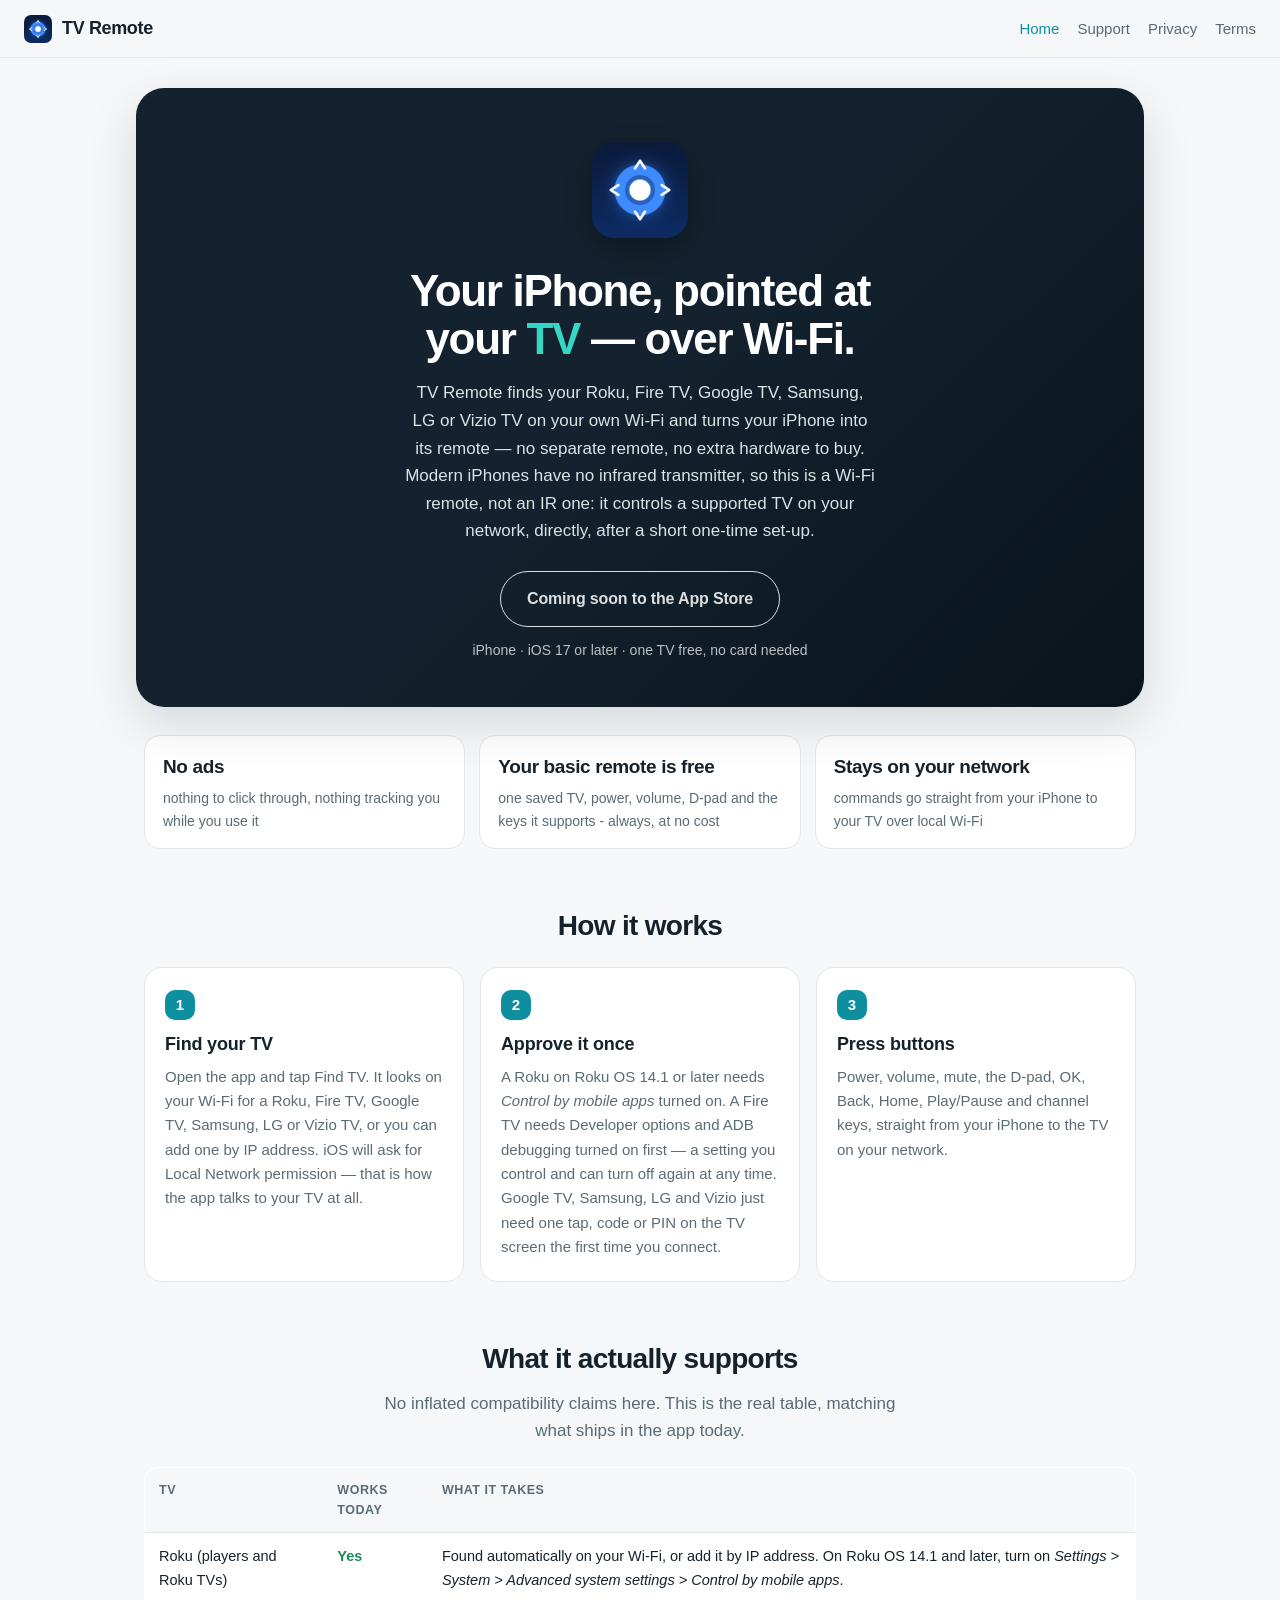
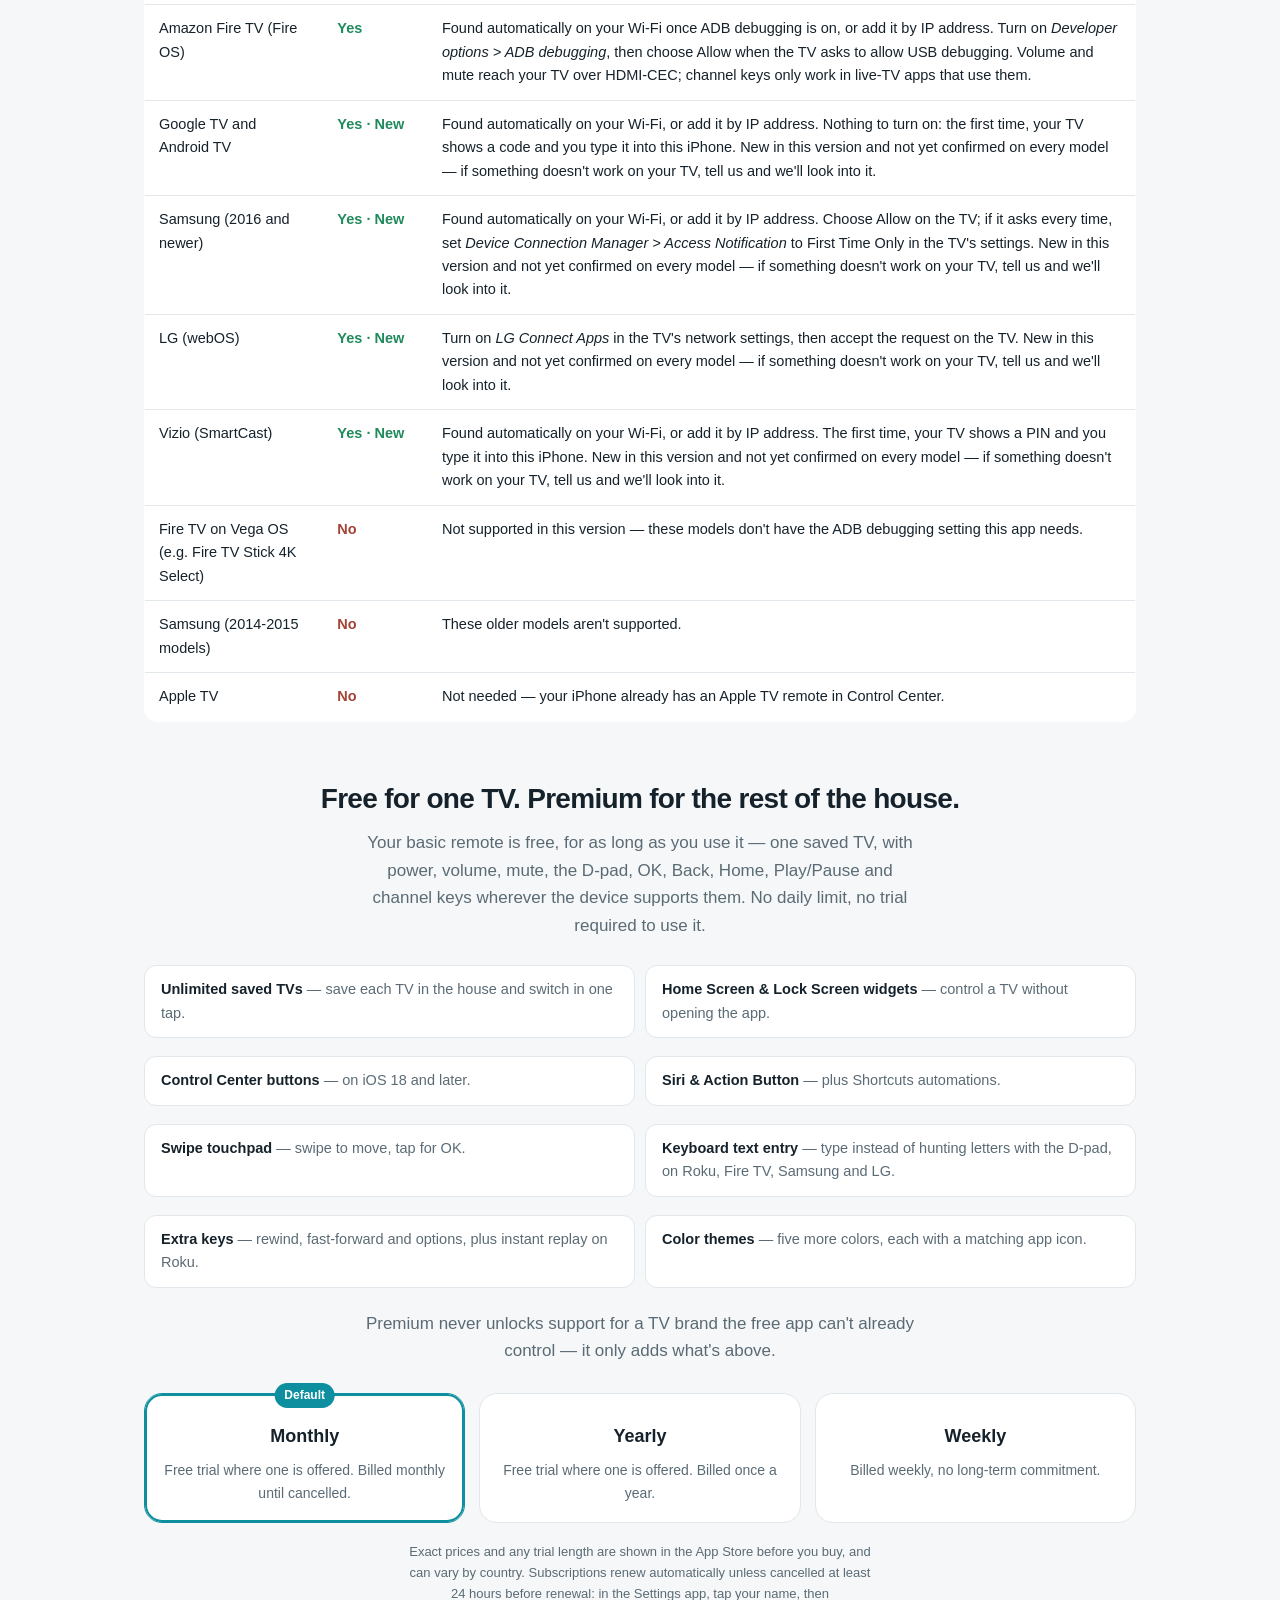
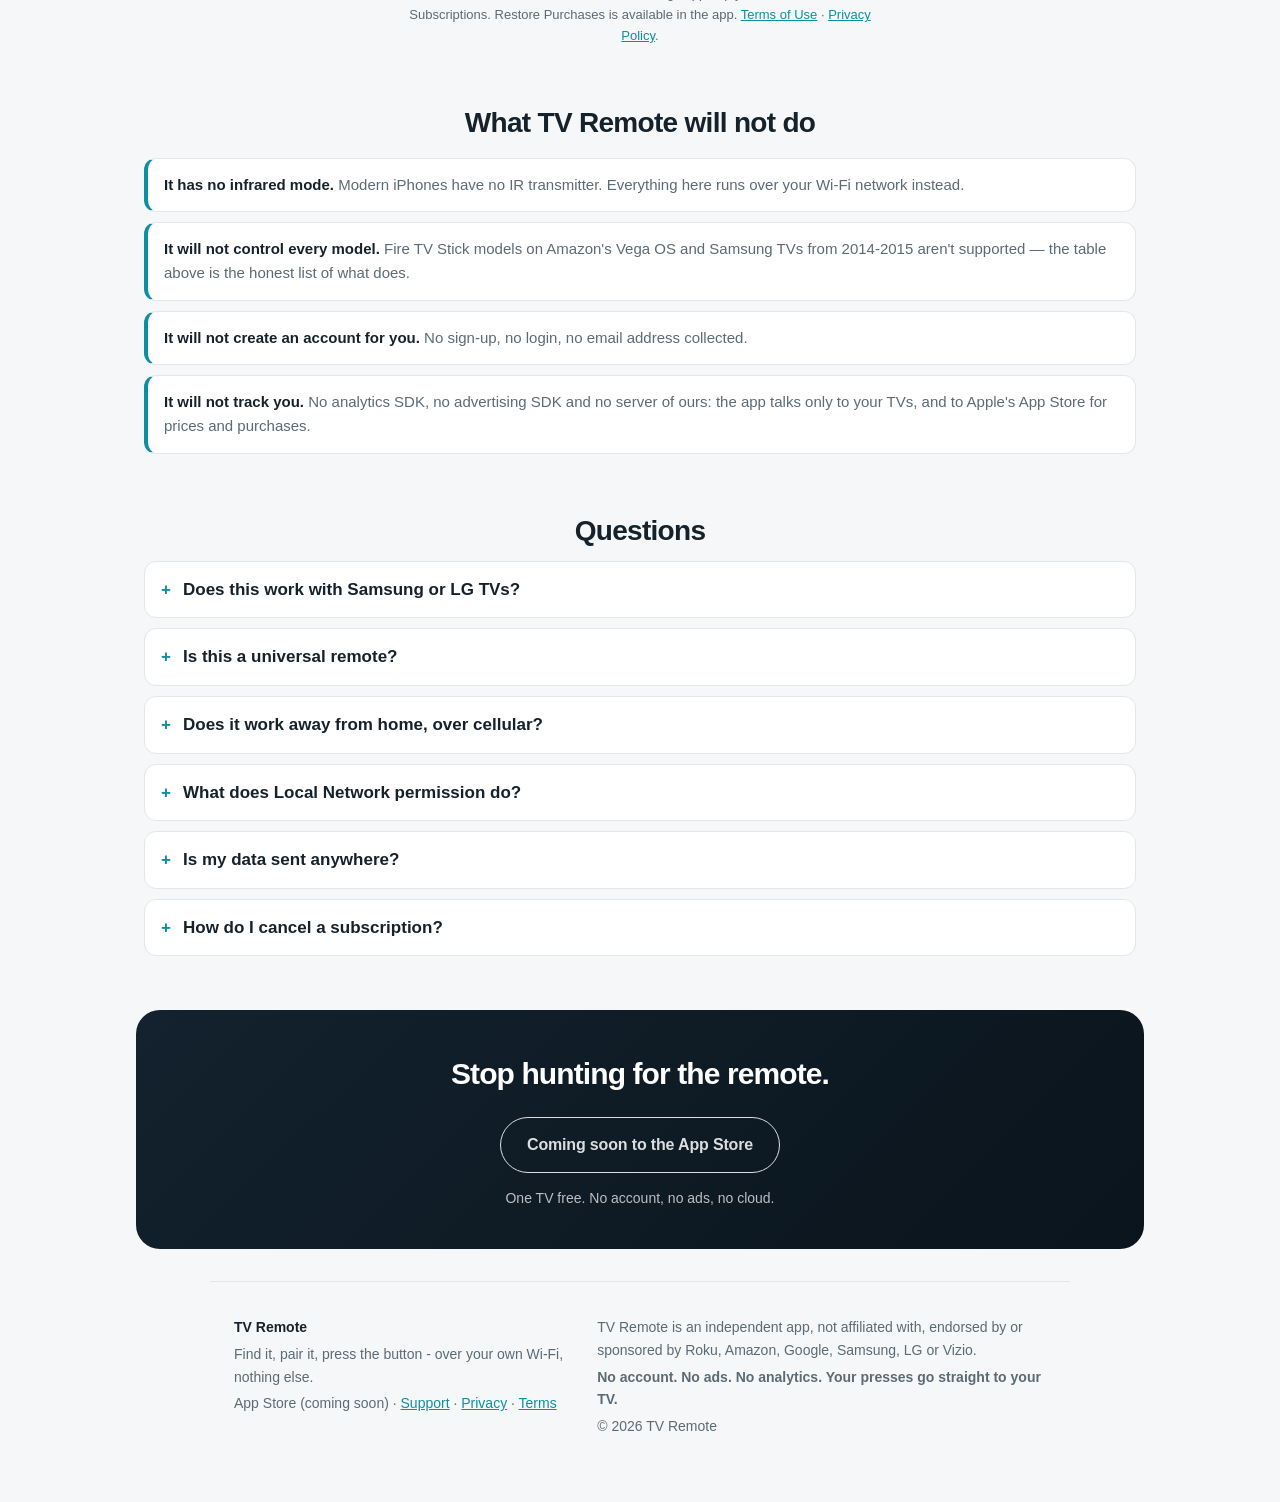
<file: index.html>
<!DOCTYPE html>
<html lang="en">
<head>
<meta charset="utf-8">
<meta name="viewport" content="width=device-width, initial-scale=1">
<title>TV Remote — the Wi-Fi remote for Roku, Fire TV &amp; more</title>
<meta name="description" content="TV Remote turns your iPhone into a remote for a Roku, Fire TV, Google TV, Samsung, LG or Vizio TV over your own Wi-Fi. No ads, no account, no cloud. One TV free; Premium adds unlimited TVs, widgets and more.">
<!-- Smart App Banner. Uncomment and fill app-id the day the App Store record
     exists; a banner pointing at a non-existent id renders as a dead bar.
<meta name="apple-itunes-app" content="app-id=APP_ID"> -->
<link rel="canonical" href="https://www.gettvremote.com/">
<link rel="stylesheet" href="style.css">
<link rel="icon" href="img/icon.png">
<link rel="apple-touch-icon" href="img/icon.png">
<meta name="color-scheme" content="light dark">
<meta name="theme-color" content="#13222E">
<meta property="og:type" content="website">
<meta property="og:site_name" content="TV Remote">
<meta property="og:title" content="TV Remote — the Wi-Fi remote for Roku, Fire TV &amp; more">
<meta property="og:description" content="TV Remote turns your iPhone into a remote for a Roku, Fire TV, Google TV, Samsung, LG or Vizio TV over your own Wi-Fi. No ads, no account, no cloud. One TV free; Premium adds unlimited TVs, widgets and more.">
<meta property="og:url" content="https://www.gettvremote.com/">
<meta property="og:image" content="https://www.gettvremote.com/img/icon.png">
<meta name="twitter:card" content="summary_large_image">
</head>
<body>
<header class="bar">
  <a class="wordmark" href="index.html"><img src="img/icon.png" alt="" width="28" height="28">TV Remote</a>
  <nav><a href="index.html" aria-current="page">Home</a><a href="support.html">Support</a><a href="privacy.html">Privacy</a><a href="terms.html">Terms</a></nav>
</header>
<main class="wide">

<section class="hero">
  <img class="appicon" src="img/icon.png" alt="TV Remote app icon" width="96" height="96">
  <h1>Your iPhone, pointed at<br>your <em>TV</em> &mdash; over Wi-Fi.</h1>
  <p class="lede">TV Remote finds your Roku, Fire TV, Google TV, Samsung, LG
  or Vizio TV on your own Wi-Fi and turns your iPhone into its remote
  &mdash; no separate remote, no extra hardware to buy. Modern iPhones have
  no infrared transmitter, so this is a Wi-Fi remote, not an IR one: it
  controls a supported TV on your network, directly, after a short one-time
  set-up.</p>
  <p class="cta">
    <span class="btn btn-soon" aria-disabled="true">Coming soon to the App Store</span>
    <span class="cta-note">iPhone &middot; iOS 17 or later &middot; one TV free, no card needed</span>
  </p>
</section>

<section class="proof">
  <div class="stat"><strong>No ads</strong><span>nothing to click through, nothing tracking you while you use it</span></div>
  <div class="stat"><strong>Your basic remote is free</strong><span>one saved TV, power, volume, D-pad and the keys it supports - always, at no cost</span></div>
  <div class="stat"><strong>Stays on your network</strong><span>commands go straight from your iPhone to your TV over local Wi-Fi</span></div>
</section>

<section class="steps" id="how">
  <h2 class="section-title">How it works</h2>
  <div class="stepgrid">
    <div>
      <span class="num">1</span>
      <h3>Find your TV</h3>
      <p>Open the app and tap Find TV. It looks on your Wi-Fi for a Roku,
      Fire TV, Google TV, Samsung, LG or Vizio TV, or you can add one by IP
      address. iOS will ask for Local Network permission &mdash; that is how
      the app talks to your TV at all.</p>
    </div>
    <div>
      <span class="num">2</span>
      <h3>Approve it once</h3>
      <p>A Roku on Roku OS 14.1 or later needs <em>Control by mobile apps</em>
      turned on. A Fire TV needs Developer options and ADB
      debugging turned on first &mdash; a setting you control and can turn
      off again at any time. Google TV, Samsung, LG and Vizio just need one
      tap, code or PIN on the TV screen the first time you connect.</p>
    </div>
    <div>
      <span class="num">3</span>
      <h3>Press buttons</h3>
      <p>Power, volume, mute, the D-pad, OK, Back, Home, Play/Pause and
      channel keys, straight from your iPhone to the TV on your network.</p>
    </div>
  </div>
</section>

<section class="honest" id="devices">
  <h2 class="section-title">What it actually supports</h2>
  <p class="section-lede">No inflated compatibility claims here. This is the
  real table, matching what ships in the app today.</p>
  
<table class="devices">
<thead><tr><th>TV</th><th>Works today</th><th>What it takes</th></tr></thead>
<tbody>
<tr><td>Roku (players and Roku TVs)</td><td class="yes">Yes</td><td>Found automatically on your Wi-Fi, or add it by IP address. On Roku OS 14.1 and later, turn on <em>Settings &gt; System &gt; Advanced system settings &gt; Control by mobile apps</em>.</td></tr>
<tr><td>Amazon Fire TV (Fire OS)</td><td class="yes">Yes</td><td>Found automatically on your Wi-Fi once ADB debugging is on, or add it by IP address. Turn on <em>Developer options &gt; ADB debugging</em>, then choose Allow when the TV asks to allow USB debugging. Volume and mute reach your TV over HDMI-CEC; channel keys only work in live-TV apps that use them.</td></tr>
<tr><td>Google TV and Android TV</td><td class="yes">Yes &middot; New</td><td>Found automatically on your Wi-Fi, or add it by IP address. Nothing to turn on: the first time, your TV shows a code and you type it into this iPhone. New in this version and not yet confirmed on every model &mdash; if something doesn't work on your TV, tell us and we'll look into it.</td></tr>
<tr><td>Samsung (2016 and newer)</td><td class="yes">Yes &middot; New</td><td>Found automatically on your Wi-Fi, or add it by IP address. Choose Allow on the TV; if it asks every time, set <em>Device Connection Manager &gt; Access Notification</em> to First Time Only in the TV's settings. New in this version and not yet confirmed on every model &mdash; if something doesn't work on your TV, tell us and we'll look into it.</td></tr>
<tr><td>LG (webOS)</td><td class="yes">Yes &middot; New</td><td>Turn on <em>LG Connect Apps</em> in the TV's network settings, then accept the request on the TV. New in this version and not yet confirmed on every model &mdash; if something doesn't work on your TV, tell us and we'll look into it.</td></tr>
<tr><td>Vizio (SmartCast)</td><td class="yes">Yes &middot; New</td><td>Found automatically on your Wi-Fi, or add it by IP address. The first time, your TV shows a PIN and you type it into this iPhone. New in this version and not yet confirmed on every model &mdash; if something doesn't work on your TV, tell us and we'll look into it.</td></tr>
<tr><td>Fire TV on Vega OS (e.g. Fire TV Stick 4K Select)</td><td class="no">No</td><td>Not supported in this version &mdash; these models don't have the ADB debugging setting this app needs.</td></tr>
<tr><td>Samsung (2014-2015 models)</td><td class="no">No</td><td>These older models aren't supported.</td></tr>
<tr><td>Apple TV</td><td class="no">No</td><td>Not needed &mdash; your iPhone already has an Apple TV remote in Control Center.</td></tr>
</tbody>
</table>

</section>

<section class="pricing" id="pricing">
  <h2 class="section-title">Free for one TV. Premium for the rest of the house.</h2>
  <p class="section-lede">Your basic remote is free, for as long as you use
  it &mdash; one saved TV, with power, volume, mute, the D-pad, OK, Back,
  Home, Play/Pause and channel keys wherever the device supports them. No
  daily limit, no trial required to use it.</p>
  <ul class="premium-list">
    <li><strong>Unlimited saved TVs</strong> &mdash; save each TV in the house and switch in one tap.</li>
    <li><strong>Home Screen &amp; Lock Screen widgets</strong> &mdash; control a TV without opening the app.</li>
    <li><strong>Control Center buttons</strong> &mdash; on iOS 18 and later.</li>
    <li><strong>Siri &amp; Action Button</strong> &mdash; plus Shortcuts automations.</li>
    <li><strong>Swipe touchpad</strong> &mdash; swipe to move, tap for OK.</li>
    <li><strong>Keyboard text entry</strong> &mdash; type instead of hunting letters with the D-pad, on Roku, Fire TV, Samsung and LG.</li>
    <li><strong>Extra keys</strong> &mdash; rewind, fast-forward and options, plus instant replay on Roku.</li>
    <li><strong>Color themes</strong> &mdash; five more colors, each with a matching app icon.</li>
  </ul>
  <p class="section-lede">Premium never unlocks support for a TV brand the
  free app can't already control &mdash; it only adds what's above.</p>
  <div class="plans">
    <div class="plan featured">
      <p class="tag">Default</p>
      <h3>Monthly</h3>
      <p>Free trial where one is offered. Billed monthly until cancelled.</p>
    </div>
    <div class="plan">
      <h3>Yearly</h3>
      <p>Free trial where one is offered. Billed once a year.</p>
    </div>
    <div class="plan">
      <h3>Weekly</h3>
      <p>Billed weekly, no long-term commitment.</p>
    </div>
  </div>
  <p class="fineprint">Exact prices and any trial length are shown in the App
  Store before you buy, and can vary by country. Subscriptions renew
  automatically unless cancelled at least 24 hours before renewal: in the
  Settings app, tap your name, then Subscriptions. Restore Purchases is
  available in the app. <a href="terms.html">Terms of Use</a> &middot;
  <a href="privacy.html">Privacy Policy</a>.</p>
</section>

<section class="honest">
  <h2 class="section-title">What TV Remote will not do</h2>
  <ul>
    <li><strong>It has no infrared mode.</strong> Modern iPhones have no IR
    transmitter. Everything here runs over your Wi-Fi network instead.</li>
    <li><strong>It will not control every model.</strong> Fire TV Stick
    models on Amazon's Vega OS and Samsung TVs from 2014-2015 aren't
    supported &mdash; the table above is the honest list of what does.</li>
    <li><strong>It will not create an account for you.</strong> No sign-up,
    no login, no email address collected.</li>
    <li><strong>It will not track you.</strong> No analytics SDK, no
    advertising SDK and no server of ours: the app talks only to your TVs,
    and to Apple's App Store for prices and purchases.</li>
  </ul>
</section>

<section class="faq" id="faq">
  <h2 class="section-title">Questions</h2>
  <details>
    <summary>Does this work with Samsung or LG TVs?</summary>
    <p>Yes &mdash; new in this version. TV Remote now supports Samsung (2016
    and newer) and LG (webOS), alongside Google TV, Android TV and Vizio.
    They're new and not yet confirmed on every model; if something doesn't
    work on your TV, tell us and we'll look into it.</p>
  </details>
  <details>
    <summary>Is this a universal remote?</summary>
    <p>No. Modern iPhones don't have an infrared transmitter, so there's no
    IR signal for it to send. TV Remote controls a supported TV over your
    Wi-Fi network instead.</p>
  </details>
  <details>
    <summary>Does it work away from home, over cellular?</summary>
    <p>No. Your iPhone and your TV both need to be on the same local Wi-Fi
    network. There is no remote-access or cellular mode.</p>
  </details>
  <details>
    <summary>What does Local Network permission do?</summary>
    <p>It's the iOS permission that lets the app look for and talk to devices
    on your Wi-Fi &mdash; the only thing it's used for is finding and
    controlling your TV. See <a href="support.html">Support</a> for how to
    check or change it.</p>
  </details>
  <details>
    <summary>Is my data sent anywhere?</summary>
    <p>Nothing goes to us. The app talks to your TVs over your Wi-Fi, and to
    Apple's App Store for prices and purchases; there's no account, no
    analytics SDK and no server of ours. Saved TVs and settings stay on your
    iPhone; pairing keys and TV tokens are kept in the iPhone's Keychain.
    Tokens go only to your TV's address on your own Wi-Fi, and private keys
    never leave the iPhone. See the
    <a href="privacy.html">Privacy Policy</a>.</p>
  </details>
  <details>
    <summary>How do I cancel a subscription?</summary>
    <p>In the iPhone Settings app: tap your name, then Subscriptions.
    Cancelling stops any future charge. Refunds are handled by Apple under
    their policies.</p>
  </details>
</section>

<section class="cta-band">
  <h2>Stop hunting for the remote.</h2>
  <p><span class="btn btn-soon" aria-disabled="true">Coming soon to the App Store</span></p>
  <p class="cta-note">One TV free. No account, no ads, no cloud.</p>
</section>

</main>
<footer>
  <div class="footgrid">
    <div>
      <p class="wordmark-foot">TV Remote</p>
      <p>Find it, pair it, press the button - over your own Wi-Fi, nothing else.</p>
      <p>App Store (coming soon) &middot; <a href="support.html">Support</a> &middot; <a href="privacy.html">Privacy</a> &middot; <a href="terms.html">Terms</a></p>
    </div>
    <div>
      <p>TV Remote is an independent app, not affiliated with, endorsed by or sponsored by Roku, Amazon, Google, Samsung, LG or Vizio.</p>
      <p class="disclaimer">No account. No ads. No analytics. Your presses go straight to your TV.</p>
      <p>&copy; 2026 TV Remote</p>
    </div>
  </div>
</footer>
</body>
</html>
</file>
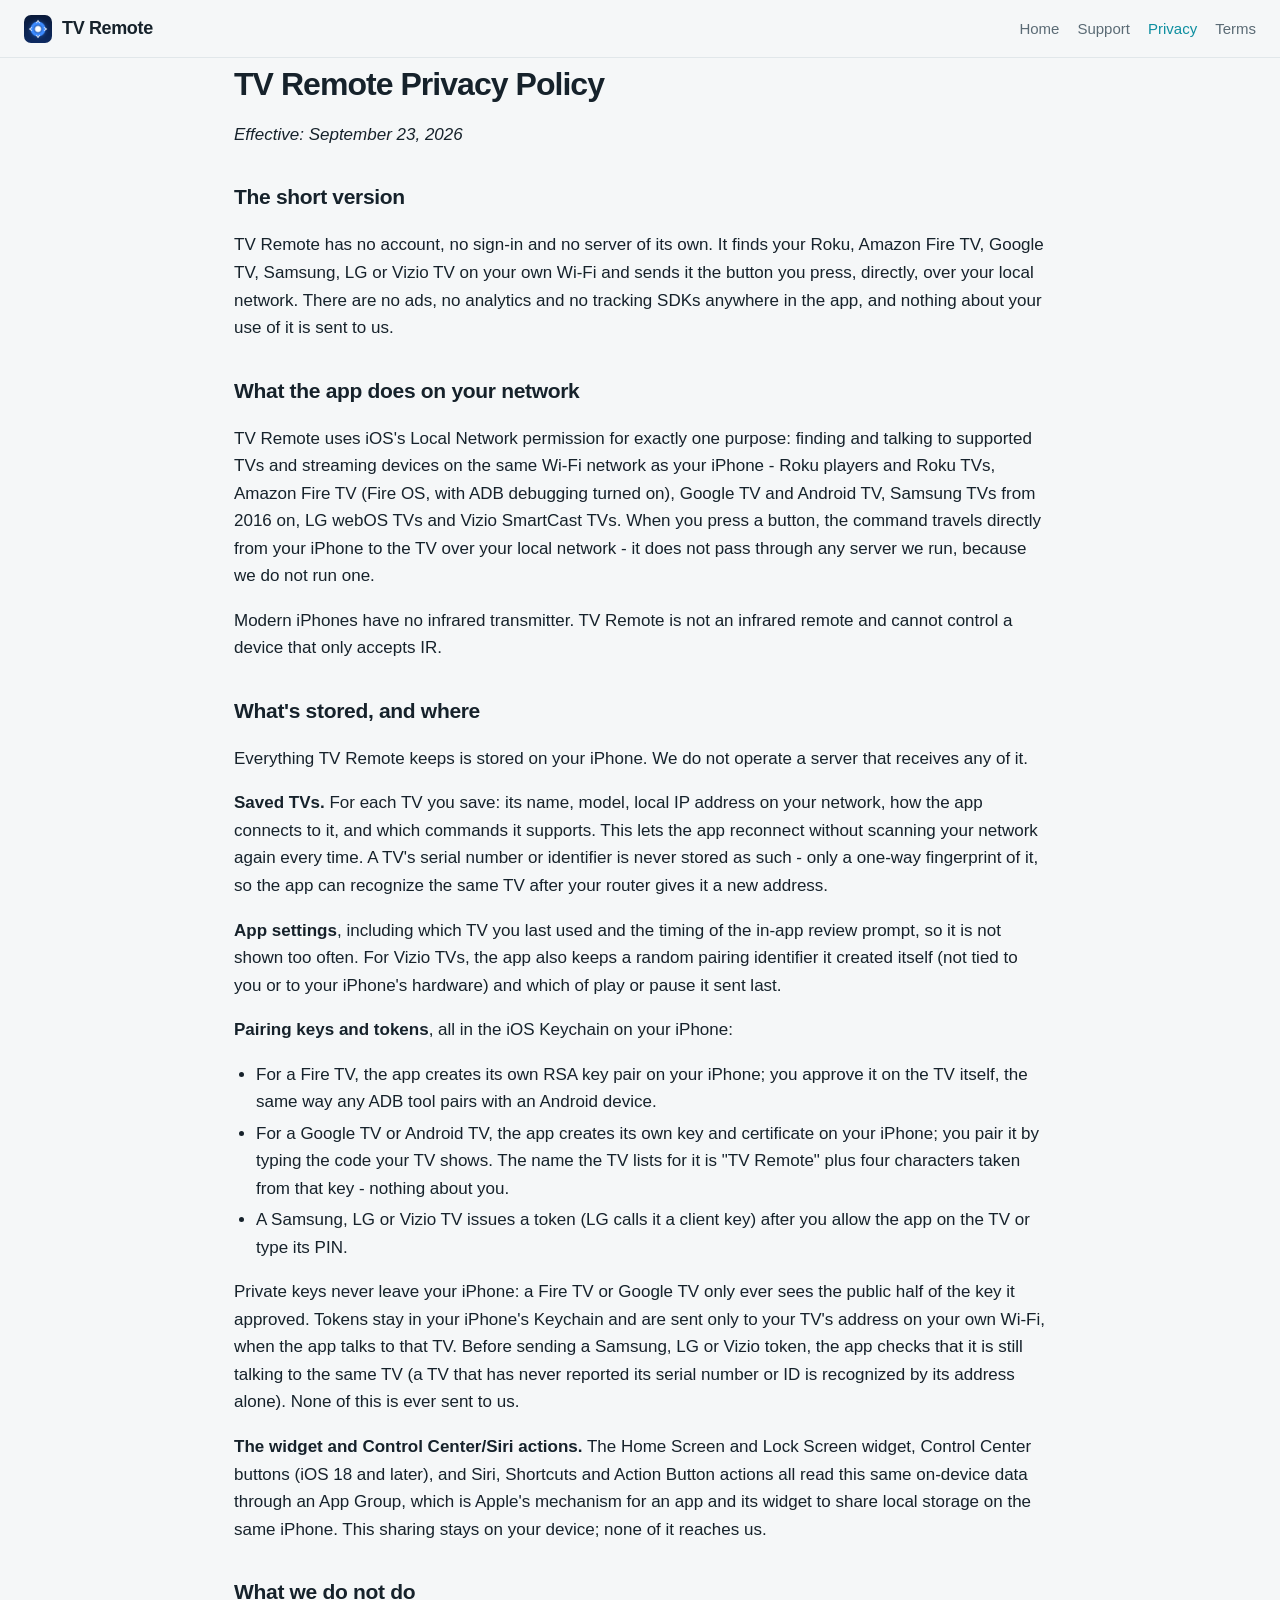
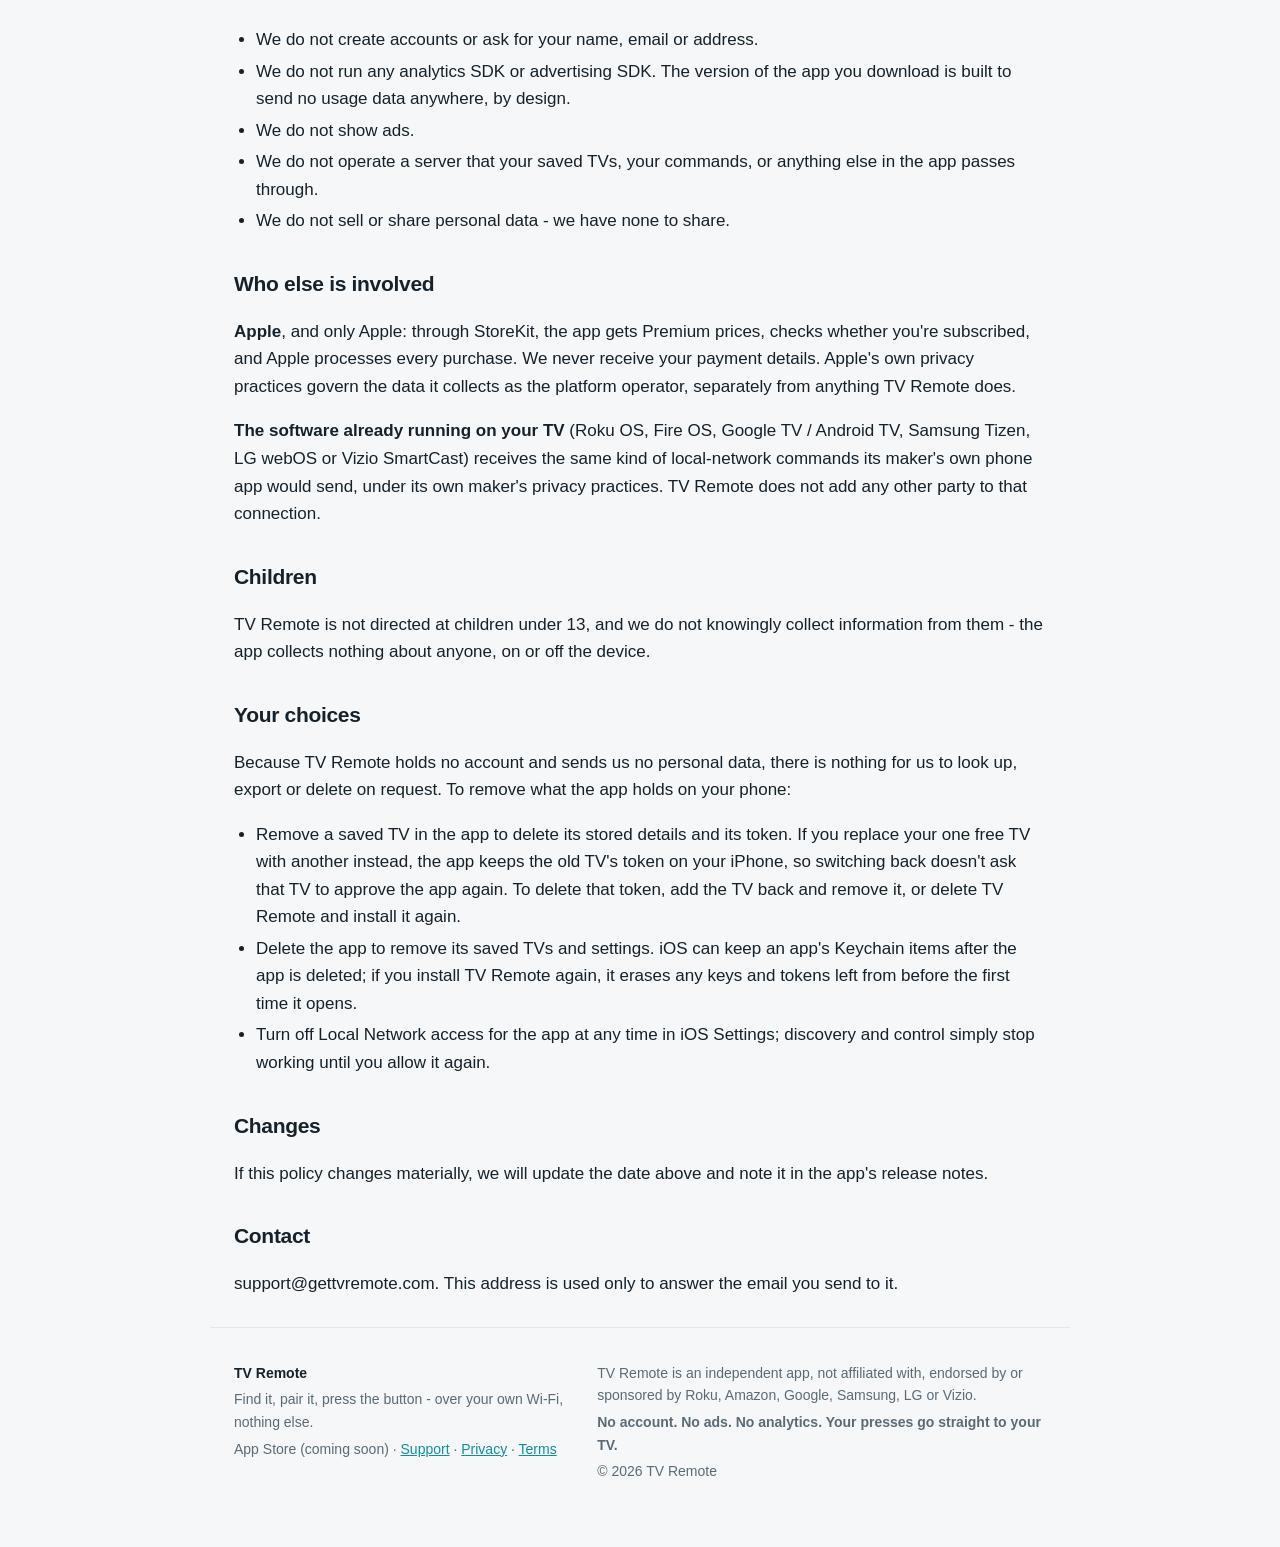
<file: privacy.html>
<!DOCTYPE html>
<html lang="en">
<head>
<meta charset="utf-8">
<meta name="viewport" content="width=device-width, initial-scale=1">
<title>Privacy Policy · TV Remote</title>
<meta name="description" content="TV Remote has no account, no ads and no analytics. Saved TVs and settings stay on your iPhone; pairing keys and TV tokens are kept in the iPhone&#x27;s Keychain. Tokens go only to your TV&#x27;s address on your own Wi-Fi, and private keys never leave the iPhone.">
<!-- Smart App Banner. Uncomment and fill app-id the day the App Store record
     exists; a banner pointing at a non-existent id renders as a dead bar.
<meta name="apple-itunes-app" content="app-id=APP_ID"> -->
<link rel="canonical" href="https://www.gettvremote.com/privacy.html">
<link rel="stylesheet" href="style.css">
<link rel="icon" href="img/icon.png">
<link rel="apple-touch-icon" href="img/icon.png">
<meta name="color-scheme" content="light dark">
<meta name="theme-color" content="#13222E">
<meta property="og:type" content="website">
<meta property="og:site_name" content="TV Remote">
<meta property="og:title" content="Privacy Policy · TV Remote">
<meta property="og:description" content="TV Remote has no account, no ads and no analytics. Saved TVs and settings stay on your iPhone; pairing keys and TV tokens are kept in the iPhone&#x27;s Keychain. Tokens go only to your TV&#x27;s address on your own Wi-Fi, and private keys never leave the iPhone.">
<meta property="og:url" content="https://www.gettvremote.com/privacy.html">
<meta property="og:image" content="https://www.gettvremote.com/img/icon.png">
<meta name="twitter:card" content="summary_large_image">
</head>
<body>
<header class="bar">
  <a class="wordmark" href="index.html"><img src="img/icon.png" alt="" width="28" height="28">TV Remote</a>
  <nav><a href="index.html">Home</a><a href="support.html">Support</a><a href="privacy.html" aria-current="page">Privacy</a><a href="terms.html">Terms</a></nav>
</header>
<main>
<h1>TV Remote Privacy Policy</h1>
<p><em>Effective: September 23, 2026</em></p>
<h2>The short version</h2>
<p>TV Remote has no account, no sign-in and no server of its own. It finds your Roku, Amazon Fire TV, Google TV, Samsung, LG or Vizio TV on your own Wi-Fi and sends it the button you press, directly, over your local network. There are no ads, no analytics and no tracking SDKs anywhere in the app, and nothing about your use of it is sent to us.</p>
<h2>What the app does on your network</h2>
<p>TV Remote uses iOS&#x27;s Local Network permission for exactly one purpose: finding and talking to supported TVs and streaming devices on the same Wi-Fi network as your iPhone - Roku players and Roku TVs, Amazon Fire TV (Fire OS, with ADB debugging turned on), Google TV and Android TV, Samsung TVs from 2016 on, LG webOS TVs and Vizio SmartCast TVs. When you press a button, the command travels directly from your iPhone to the TV over your local network - it does not pass through any server we run, because we do not run one.</p>
<p>Modern iPhones have no infrared transmitter. TV Remote is not an infrared remote and cannot control a device that only accepts IR.</p>
<h2>What&#x27;s stored, and where</h2>
<p>Everything TV Remote keeps is stored on your iPhone. We do not operate a server that receives any of it.</p>
<p><strong>Saved TVs.</strong> For each TV you save: its name, model, local IP address on your network, how the app connects to it, and which commands it supports. This lets the app reconnect without scanning your network again every time. A TV&#x27;s serial number or identifier is never stored as such - only a one-way fingerprint of it, so the app can recognize the same TV after your router gives it a new address.</p>
<p><strong>App settings</strong>, including which TV you last used and the timing of the in-app review prompt, so it is not shown too often. For Vizio TVs, the app also keeps a random pairing identifier it created itself (not tied to you or to your iPhone&#x27;s hardware) and which of play or pause it sent last.</p>
<p><strong>Pairing keys and tokens</strong>, all in the iOS Keychain on your iPhone:</p>
<ul>
<li>For a Fire TV, the app creates its own RSA key pair on your iPhone; you approve it on the TV itself, the same way any ADB tool pairs with an Android device.</li>
<li>For a Google TV or Android TV, the app creates its own key and certificate on your iPhone; you pair it by typing the code your TV shows. The name the TV lists for it is &quot;TV Remote&quot; plus four characters taken from that key - nothing about you.</li>
<li>A Samsung, LG or Vizio TV issues a token (LG calls it a client key) after you allow the app on the TV or type its PIN.</li>
</ul>
<p>Private keys never leave your iPhone: a Fire TV or Google TV only ever sees the public half of the key it approved. Tokens stay in your iPhone&#x27;s Keychain and are sent only to your TV&#x27;s address on your own Wi-Fi, when the app talks to that TV. Before sending a Samsung, LG or Vizio token, the app checks that it is still talking to the same TV (a TV that has never reported its serial number or ID is recognized by its address alone). None of this is ever sent to us.</p>
<p><strong>The widget and Control Center/Siri actions.</strong> The Home Screen and Lock Screen widget, Control Center buttons (iOS 18 and later), and Siri, Shortcuts and Action Button actions all read this same on-device data through an App Group, which is Apple&#x27;s mechanism for an app and its widget to share local storage on the same iPhone. This sharing stays on your device; none of it reaches us.</p>
<h2>What we do not do</h2>
<ul>
<li>We do not create accounts or ask for your name, email or address.</li>
<li>We do not run any analytics SDK or advertising SDK. The version of the app you download is built to send no usage data anywhere, by design.</li>
<li>We do not show ads.</li>
<li>We do not operate a server that your saved TVs, your commands, or anything else in the app passes through.</li>
<li>We do not sell or share personal data - we have none to share.</li>
</ul>
<h2>Who else is involved</h2>
<p><strong>Apple</strong>, and only Apple: through StoreKit, the app gets Premium prices, checks whether you&#x27;re subscribed, and Apple processes every purchase. We never receive your payment details. Apple&#x27;s own privacy practices govern the data it collects as the platform operator, separately from anything TV Remote does.</p>
<p><strong>The software already running on your TV</strong> (Roku OS, Fire OS, Google TV / Android TV, Samsung Tizen, LG webOS or Vizio SmartCast) receives the same kind of local-network commands its maker&#x27;s own phone app would send, under its own maker&#x27;s privacy practices. TV Remote does not add any other party to that connection.</p>
<h2>Children</h2>
<p>TV Remote is not directed at children under 13, and we do not knowingly collect information from them - the app collects nothing about anyone, on or off the device.</p>
<h2>Your choices</h2>
<p>Because TV Remote holds no account and sends us no personal data, there is nothing for us to look up, export or delete on request. To remove what the app holds on your phone:</p>
<ul>
<li>Remove a saved TV in the app to delete its stored details and its token. If you replace your one free TV with another instead, the app keeps the old TV&#x27;s token on your iPhone, so switching back doesn&#x27;t ask that TV to approve the app again. To delete that token, add the TV back and remove it, or delete TV Remote and install it again.</li>
<li>Delete the app to remove its saved TVs and settings. iOS can keep an app&#x27;s Keychain items after the app is deleted; if you install TV Remote again, it erases any keys and tokens left from before the first time it opens.</li>
<li>Turn off Local Network access for the app at any time in iOS Settings; discovery and control simply stop working until you allow it again.</li>
</ul>
<h2>Changes</h2>
<p>If this policy changes materially, we will update the date above and note it in the app&#x27;s release notes.</p>
<h2>Contact</h2>
<p>support@gettvremote.com. This address is used only to answer the email you send to it.</p>
</main>
<footer>
  <div class="footgrid">
    <div>
      <p class="wordmark-foot">TV Remote</p>
      <p>Find it, pair it, press the button - over your own Wi-Fi, nothing else.</p>
      <p>App Store (coming soon) &middot; <a href="support.html">Support</a> &middot; <a href="privacy.html">Privacy</a> &middot; <a href="terms.html">Terms</a></p>
    </div>
    <div>
      <p>TV Remote is an independent app, not affiliated with, endorsed by or sponsored by Roku, Amazon, Google, Samsung, LG or Vizio.</p>
      <p class="disclaimer">No account. No ads. No analytics. Your presses go straight to your TV.</p>
      <p>&copy; 2026 TV Remote</p>
    </div>
  </div>
</footer>
</body>
</html>
</file>
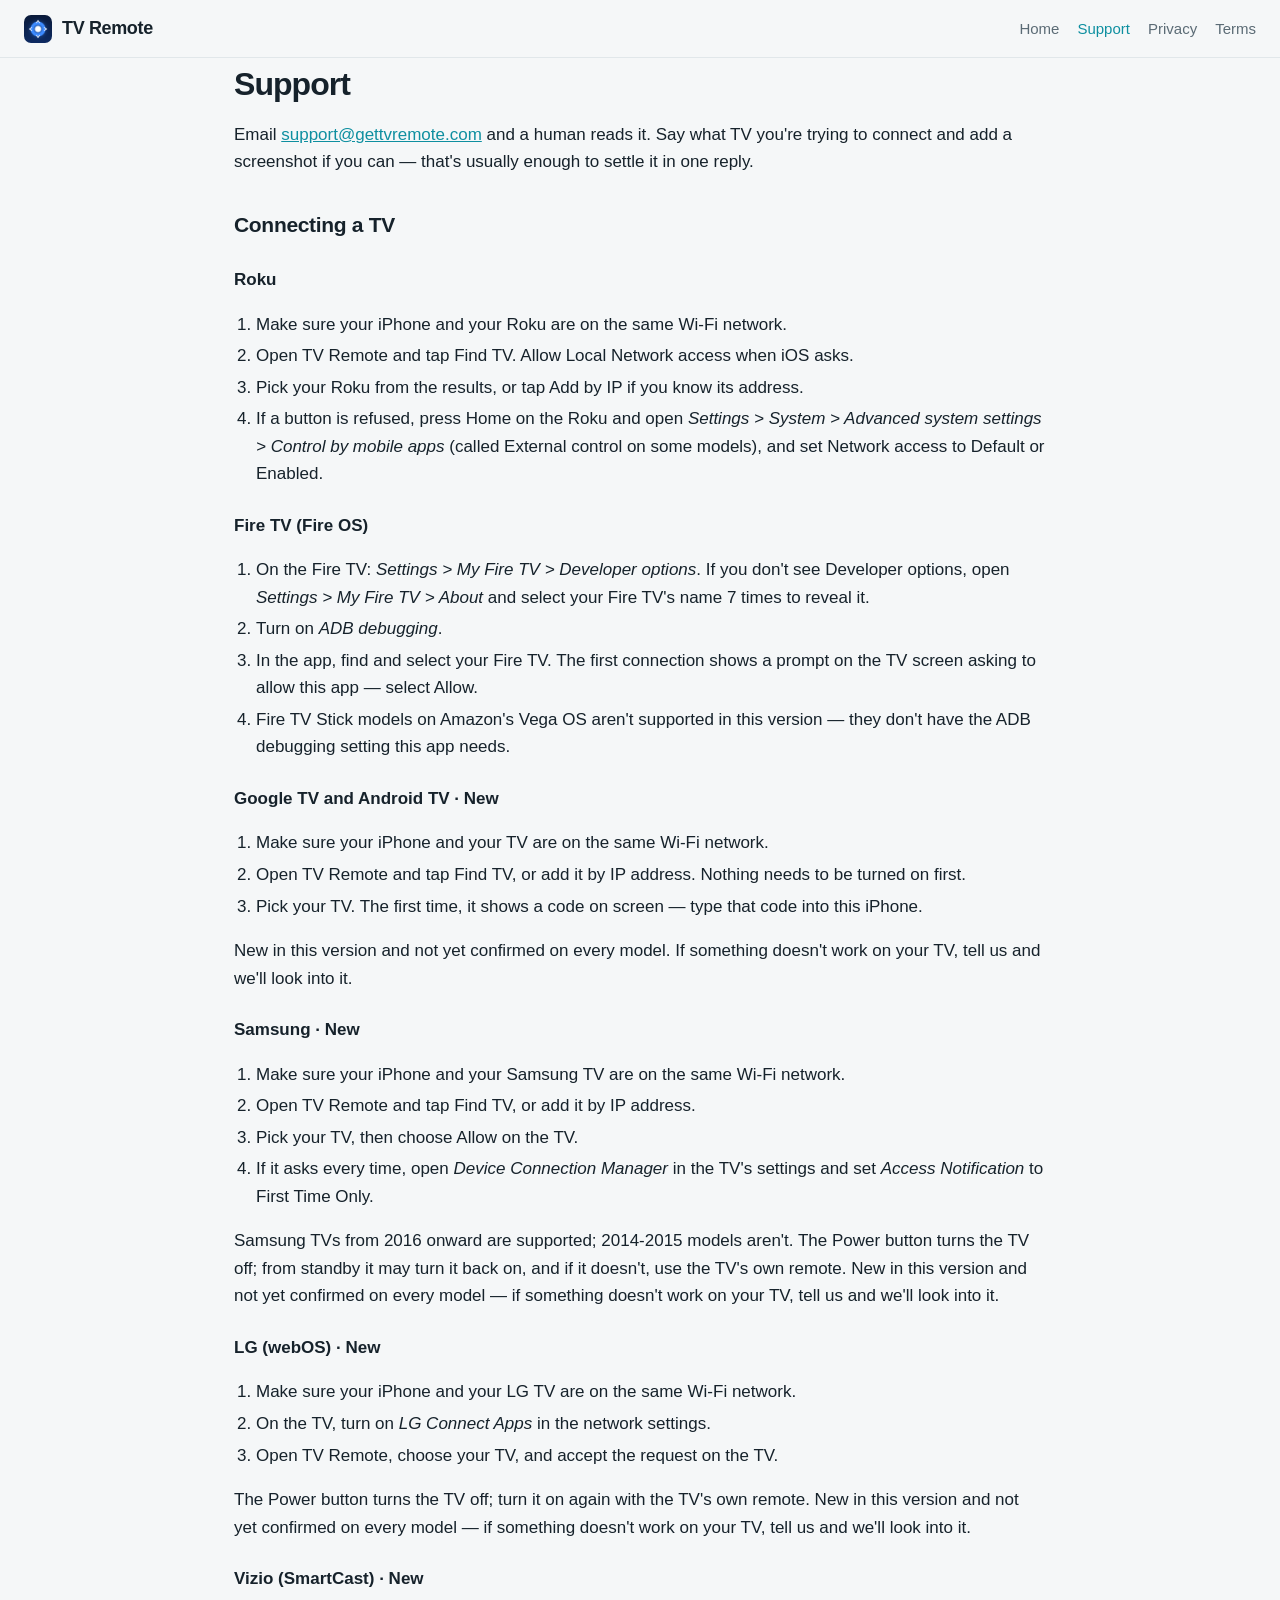
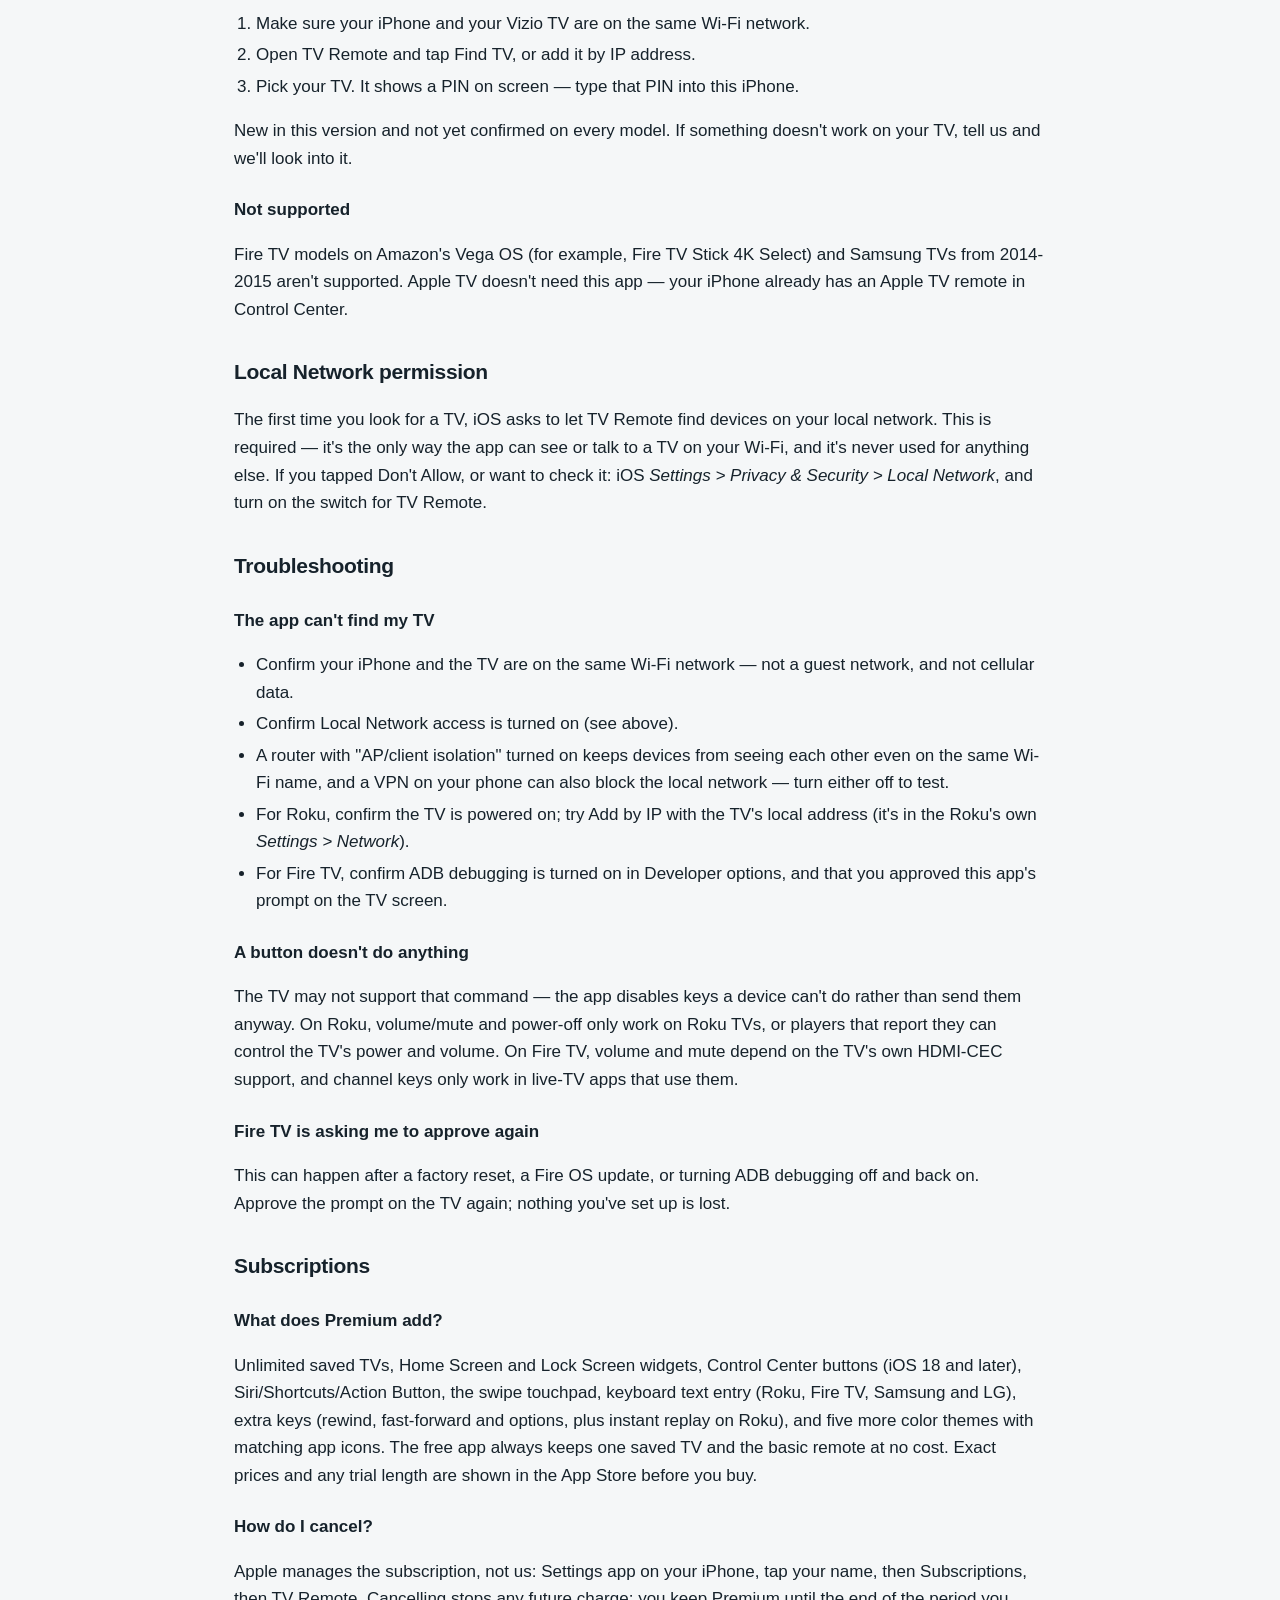
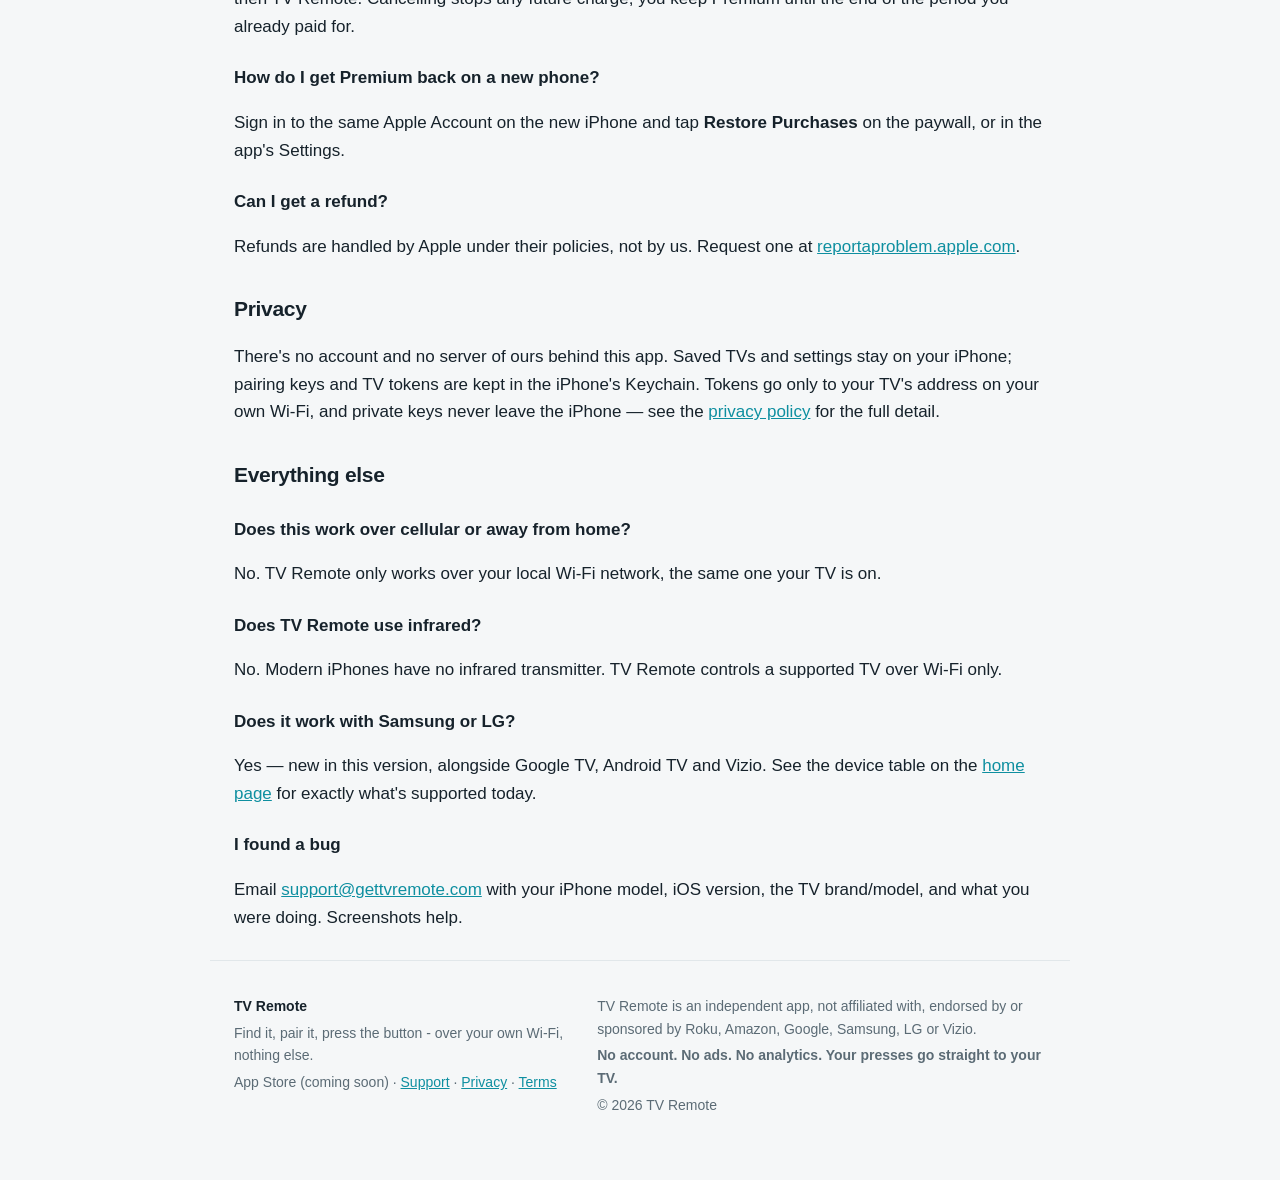
<file: support.html>
<!DOCTYPE html>
<html lang="en">
<head>
<meta charset="utf-8">
<meta name="viewport" content="width=device-width, initial-scale=1">
<title>Support · TV Remote</title>
<meta name="description" content="Help with TV Remote: connecting a Roku, Fire TV, Google TV, Samsung, LG or Vizio TV, Local Network permission, troubleshooting a TV that won&#x27;t respond, and managing or cancelling a Premium subscription.">
<!-- Smart App Banner. Uncomment and fill app-id the day the App Store record
     exists; a banner pointing at a non-existent id renders as a dead bar.
<meta name="apple-itunes-app" content="app-id=APP_ID"> -->
<link rel="canonical" href="https://www.gettvremote.com/support.html">
<link rel="stylesheet" href="style.css">
<link rel="icon" href="img/icon.png">
<link rel="apple-touch-icon" href="img/icon.png">
<meta name="color-scheme" content="light dark">
<meta name="theme-color" content="#13222E">
<meta property="og:type" content="website">
<meta property="og:site_name" content="TV Remote">
<meta property="og:title" content="Support · TV Remote">
<meta property="og:description" content="Help with TV Remote: connecting a Roku, Fire TV, Google TV, Samsung, LG or Vizio TV, Local Network permission, troubleshooting a TV that won&#x27;t respond, and managing or cancelling a Premium subscription.">
<meta property="og:url" content="https://www.gettvremote.com/support.html">
<meta property="og:image" content="https://www.gettvremote.com/img/icon.png">
<meta name="twitter:card" content="summary_large_image">
</head>
<body>
<header class="bar">
  <a class="wordmark" href="index.html"><img src="img/icon.png" alt="" width="28" height="28">TV Remote</a>
  <nav><a href="index.html">Home</a><a href="support.html" aria-current="page">Support</a><a href="privacy.html">Privacy</a><a href="terms.html">Terms</a></nav>
</header>
<main>

<h1>Support</h1>
<p>Email <a href="mailto:support@gettvremote.com">support@gettvremote.com</a> and a human reads it. Say what TV you're trying to connect
and add a screenshot if you can &mdash; that's usually enough to settle it in
one reply.</p>

<h2>Connecting a TV</h2>

<h3>Roku</h3>
<ol>
<li>Make sure your iPhone and your Roku are on the same Wi-Fi network.</li>
<li>Open TV Remote and tap Find TV. Allow Local Network access when
iOS asks.</li>
<li>Pick your Roku from the results, or tap Add by IP if you know its
address.</li>
<li>If a button is refused, press Home on the Roku and open <em>Settings &gt;
System &gt; Advanced system settings &gt; Control by mobile apps</em> (called
External control on some models), and set Network access to Default or
Enabled.</li>
</ol>

<h3>Fire TV (Fire OS)</h3>
<ol>
<li>On the Fire TV: <em>Settings &gt; My Fire TV &gt; Developer options</em>.
If you don't see Developer options, open <em>Settings &gt; My Fire TV &gt;
About</em> and select your Fire TV's name 7 times to reveal it.</li>
<li>Turn on <em>ADB debugging</em>.</li>
<li>In the app, find and select your Fire TV. The first connection shows a
prompt on the TV screen asking to allow this app &mdash; select Allow.</li>
<li>Fire TV Stick models on Amazon's Vega OS aren't supported in this
version &mdash; they don't have the ADB debugging setting this app needs.</li>
</ol>

<h3>Google TV and Android TV &middot; New</h3>
<ol>
<li>Make sure your iPhone and your TV are on the same Wi-Fi network.</li>
<li>Open TV Remote and tap Find TV, or add it by IP address. Nothing needs
to be turned on first.</li>
<li>Pick your TV. The first time, it shows a code on screen &mdash; type
that code into this iPhone.</li>
</ol>
<p>New in this version and not yet confirmed on every model. If something
doesn't work on your TV, tell us and we'll look into it.</p>

<h3>Samsung &middot; New</h3>
<ol>
<li>Make sure your iPhone and your Samsung TV are on the same Wi-Fi
network.</li>
<li>Open TV Remote and tap Find TV, or add it by IP address.</li>
<li>Pick your TV, then choose Allow on the TV.</li>
<li>If it asks every time, open <em>Device Connection Manager</em> in the
TV's settings and set <em>Access Notification</em> to First Time Only.</li>
</ol>
<p>Samsung TVs from 2016 onward are supported; 2014-2015 models aren't. The
Power button turns the TV off; from standby it may turn it back on, and if it
doesn't, use the TV's own remote. New in this version and not yet confirmed
on every model &mdash; if something doesn't work on your TV, tell us and
we'll look into it.</p>

<h3>LG (webOS) &middot; New</h3>
<ol>
<li>Make sure your iPhone and your LG TV are on the same Wi-Fi network.</li>
<li>On the TV, turn on <em>LG Connect Apps</em> in the network settings.</li>
<li>Open TV Remote, choose your TV, and accept the request on the TV.</li>
</ol>
<p>The Power button turns the TV off; turn it on again with the TV's own
remote. New in this version and not yet confirmed on every model &mdash; if
something doesn't work on your TV, tell us and we'll look into it.</p>

<h3>Vizio (SmartCast) &middot; New</h3>
<ol>
<li>Make sure your iPhone and your Vizio TV are on the same Wi-Fi
network.</li>
<li>Open TV Remote and tap Find TV, or add it by IP address.</li>
<li>Pick your TV. It shows a PIN on screen &mdash; type that PIN into this
iPhone.</li>
</ol>
<p>New in this version and not yet confirmed on every model. If something
doesn't work on your TV, tell us and we'll look into it.</p>

<h3>Not supported</h3>
<p>Fire TV models on Amazon's Vega OS (for example, Fire TV Stick 4K Select)
and Samsung TVs from 2014-2015 aren't supported. Apple TV doesn't need this
app &mdash; your iPhone already has an Apple TV remote in Control
Center.</p>

<h2>Local Network permission</h2>
<p>The first time you look for a TV, iOS asks to let TV Remote find
devices on your local network. This is required &mdash; it's the only way
the app can see or talk to a TV on your Wi-Fi, and it's never used for
anything else. If you tapped Don't Allow, or want to check it: iOS
<em>Settings &gt; Privacy &amp; Security &gt; Local Network</em>, and turn on
the switch for TV Remote.</p>

<h2>Troubleshooting</h2>

<h3>The app can't find my TV</h3>
<ul>
<li>Confirm your iPhone and the TV are on the same Wi-Fi network &mdash; not
a guest network, and not cellular data.</li>
<li>Confirm Local Network access is turned on (see above).</li>
<li>A router with "AP/client isolation" turned on keeps devices from seeing
each other even on the same Wi-Fi name, and a VPN on your phone can also
block the local network &mdash; turn either off to test.</li>
<li>For Roku, confirm the TV is powered on; try Add by IP with the TV's local
address (it's in the Roku's own <em>Settings &gt; Network</em>).</li>
<li>For Fire TV, confirm ADB debugging is turned on in Developer options, and
that you approved this app's prompt on the TV screen.</li>
</ul>

<h3>A button doesn't do anything</h3>
<p>The TV may not support that command &mdash; the app disables keys a device
can't do rather than send them anyway. On Roku, volume/mute and power-off
only work on Roku TVs, or players that report they can control the TV's
power and volume. On Fire TV, volume and mute depend on the
TV's own HDMI-CEC support, and channel keys only work in live-TV apps that use
them.</p>

<h3>Fire TV is asking me to approve again</h3>
<p>This can happen after a factory reset, a Fire OS update, or turning ADB
debugging off and back on. Approve the prompt on the TV again; nothing you've
set up is lost.</p>

<h2>Subscriptions</h2>

<h3>What does Premium add?</h3>
<p>Unlimited saved TVs, Home Screen and Lock Screen widgets, Control Center
buttons (iOS 18 and later), Siri/Shortcuts/Action Button, the swipe
touchpad, keyboard text entry (Roku, Fire TV, Samsung and LG), extra keys
(rewind, fast-forward and options, plus instant replay on Roku), and five more
color themes with matching app icons. The free app always keeps one saved TV and the basic
remote at no cost. Exact prices and any trial length are shown in the App
Store before you buy.</p>

<h3>How do I cancel?</h3>
<p>Apple manages the subscription, not us: Settings app on your iPhone, tap
your name, then Subscriptions, then TV Remote. Cancelling stops any
future charge; you keep Premium until the end of the period you already paid
for.</p>

<h3>How do I get Premium back on a new phone?</h3>
<p>Sign in to the same Apple Account on the new iPhone and tap
<strong>Restore Purchases</strong> on the paywall, or in the app's
Settings.</p>

<h3>Can I get a refund?</h3>
<p>Refunds are handled by Apple under their policies, not by us. Request one
at <a href="https://reportaproblem.apple.com">reportaproblem.apple.com</a>.</p>

<h2>Privacy</h2>
<p>There's no account and no server of ours behind this app. Saved TVs and
settings stay on your iPhone; pairing keys and TV tokens are kept in the
iPhone's Keychain. Tokens go only to your TV's address on your own Wi-Fi, and
private keys never leave the iPhone &mdash; see the <a href="privacy.html">privacy policy</a> for the full
detail.</p>

<h2>Everything else</h2>

<h3>Does this work over cellular or away from home?</h3>
<p>No. TV Remote only works over your local Wi-Fi network, the same
one your TV is on.</p>

<h3>Does TV Remote use infrared?</h3>
<p>No. Modern iPhones have no infrared transmitter. TV Remote
controls a supported TV over Wi-Fi only.</p>

<h3>Does it work with Samsung or LG?</h3>
<p>Yes &mdash; new in this version, alongside Google TV, Android TV and
Vizio. See the device table on the <a
href="index.html#devices">home page</a> for exactly what's supported today.</p>

<h3>I found a bug</h3>
<p>Email <a href="mailto:support@gettvremote.com">support@gettvremote.com</a> with your iPhone model, iOS version, the TV brand/model,
and what you were doing. Screenshots help.</p>

</main>
<footer>
  <div class="footgrid">
    <div>
      <p class="wordmark-foot">TV Remote</p>
      <p>Find it, pair it, press the button - over your own Wi-Fi, nothing else.</p>
      <p>App Store (coming soon) &middot; <a href="support.html">Support</a> &middot; <a href="privacy.html">Privacy</a> &middot; <a href="terms.html">Terms</a></p>
    </div>
    <div>
      <p>TV Remote is an independent app, not affiliated with, endorsed by or sponsored by Roku, Amazon, Google, Samsung, LG or Vizio.</p>
      <p class="disclaimer">No account. No ads. No analytics. Your presses go straight to your TV.</p>
      <p>&copy; 2026 TV Remote</p>
    </div>
  </div>
</footer>
</body>
</html>
</file>
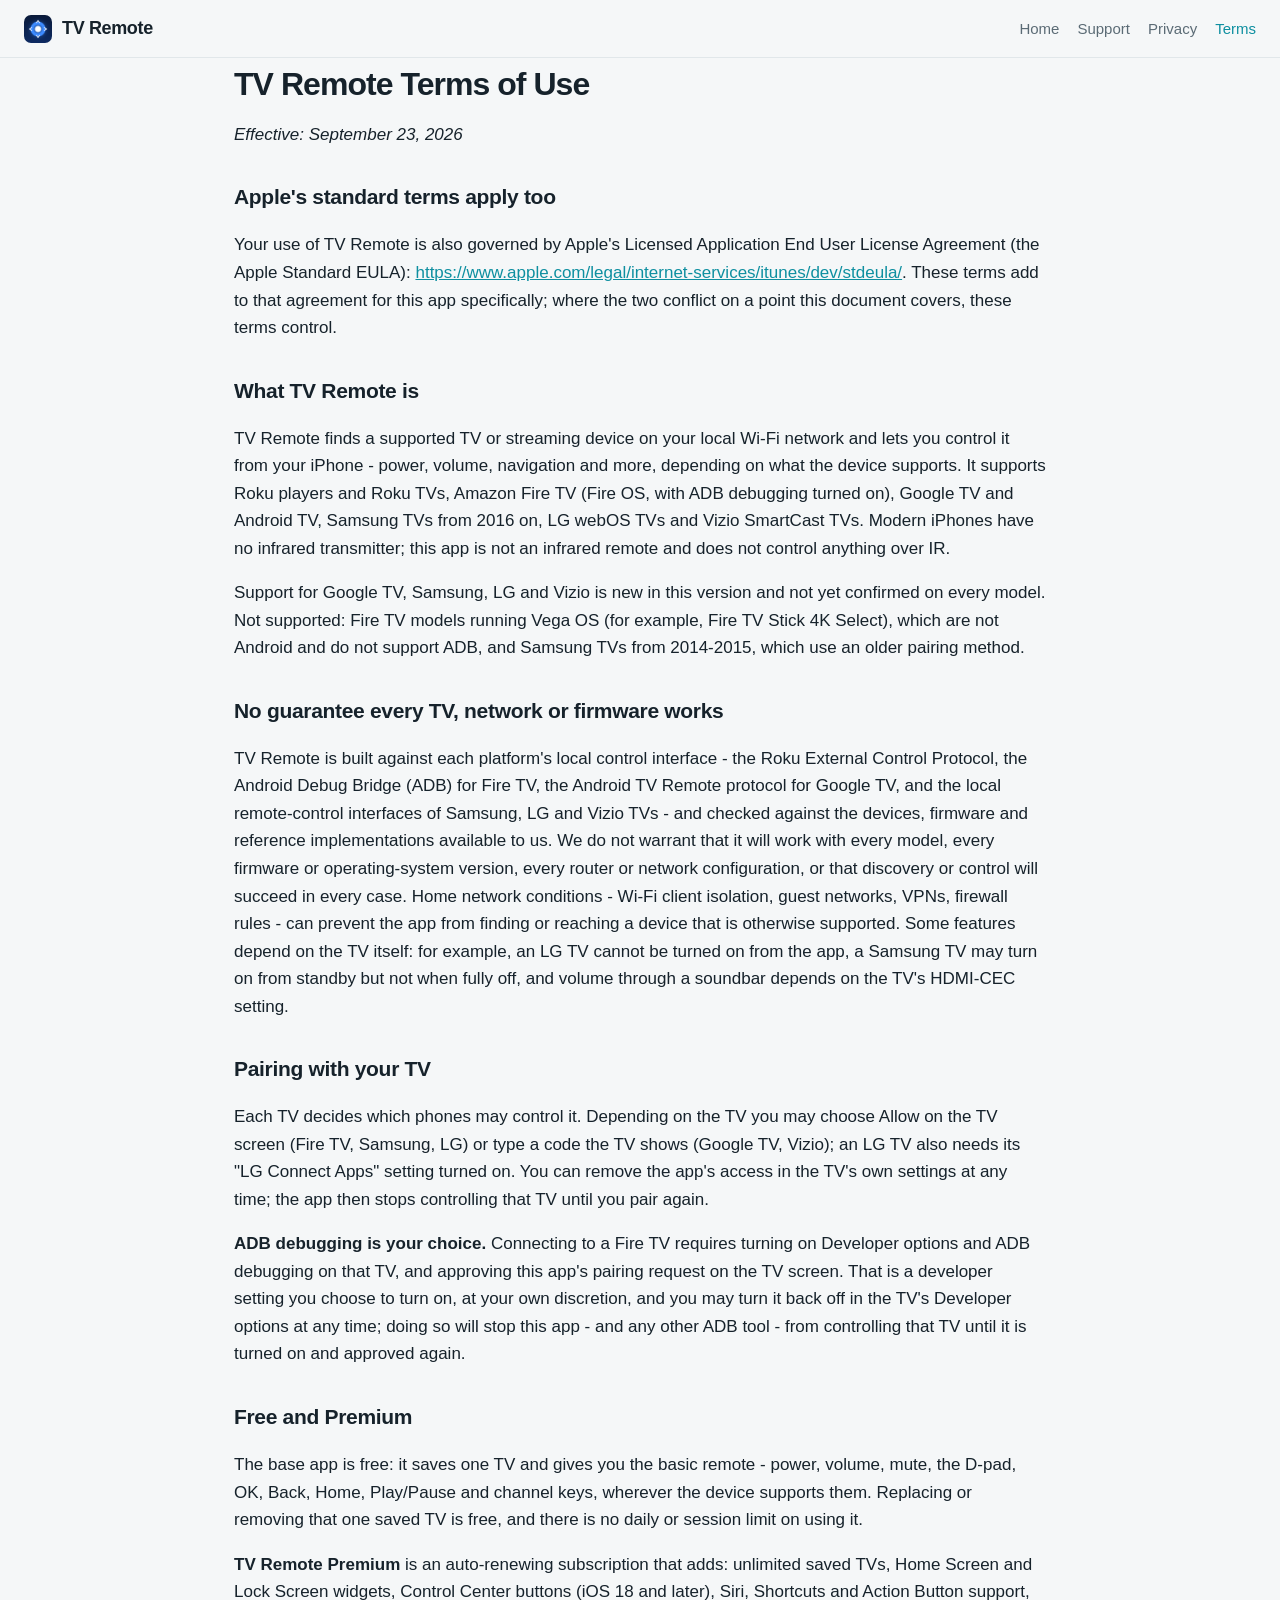
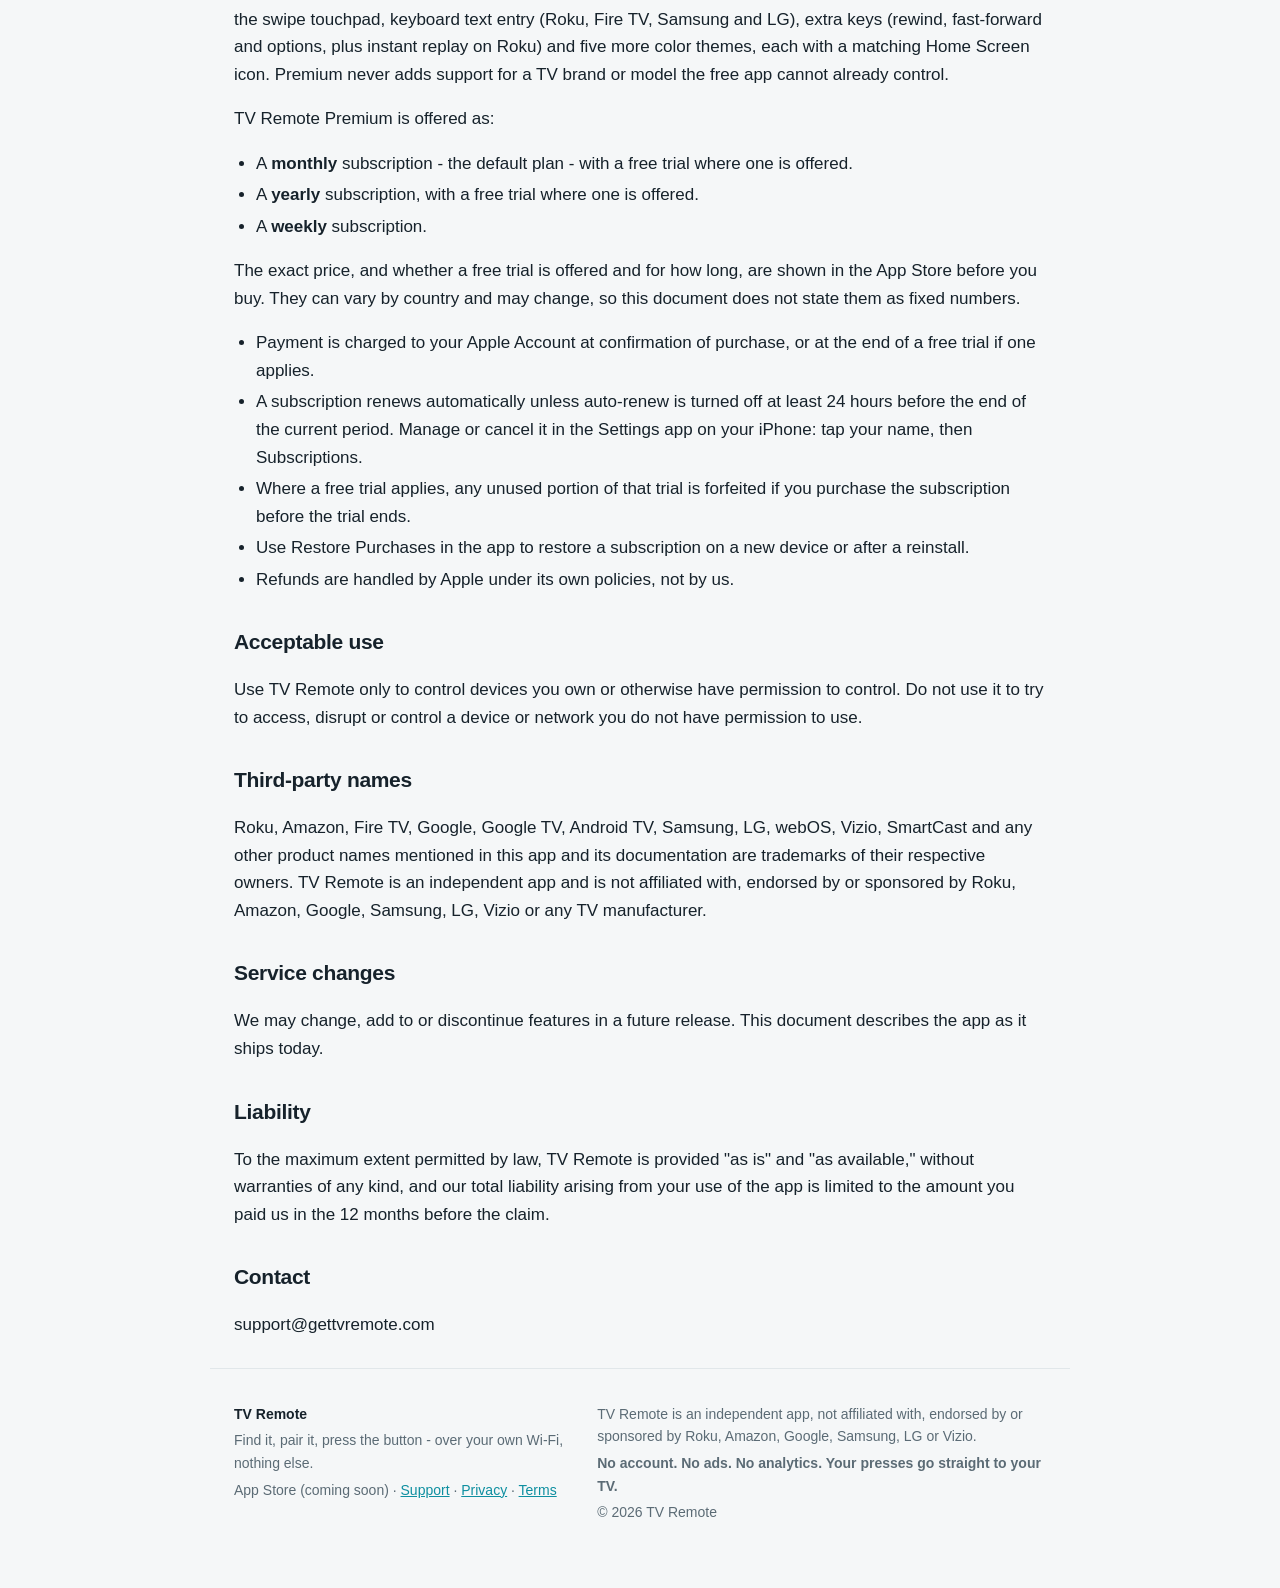
<file: terms.html>
<!DOCTYPE html>
<html lang="en">
<head>
<meta charset="utf-8">
<meta name="viewport" content="width=device-width, initial-scale=1">
<title>Terms of Use · TV Remote</title>
<meta name="description" content="The terms for using TV Remote and its Premium subscription: what Free and Premium include, how billing and cancellation work, and the limits of the app.">
<!-- Smart App Banner. Uncomment and fill app-id the day the App Store record
     exists; a banner pointing at a non-existent id renders as a dead bar.
<meta name="apple-itunes-app" content="app-id=APP_ID"> -->
<link rel="canonical" href="https://www.gettvremote.com/terms.html">
<link rel="stylesheet" href="style.css">
<link rel="icon" href="img/icon.png">
<link rel="apple-touch-icon" href="img/icon.png">
<meta name="color-scheme" content="light dark">
<meta name="theme-color" content="#13222E">
<meta property="og:type" content="website">
<meta property="og:site_name" content="TV Remote">
<meta property="og:title" content="Terms of Use · TV Remote">
<meta property="og:description" content="The terms for using TV Remote and its Premium subscription: what Free and Premium include, how billing and cancellation work, and the limits of the app.">
<meta property="og:url" content="https://www.gettvremote.com/terms.html">
<meta property="og:image" content="https://www.gettvremote.com/img/icon.png">
<meta name="twitter:card" content="summary_large_image">
</head>
<body>
<header class="bar">
  <a class="wordmark" href="index.html"><img src="img/icon.png" alt="" width="28" height="28">TV Remote</a>
  <nav><a href="index.html">Home</a><a href="support.html">Support</a><a href="privacy.html">Privacy</a><a href="terms.html" aria-current="page">Terms</a></nav>
</header>
<main>
<h1>TV Remote Terms of Use</h1>
<p><em>Effective: September 23, 2026</em></p>
<h2>Apple&#x27;s standard terms apply too</h2>
<p>Your use of TV Remote is also governed by Apple&#x27;s Licensed Application End User License Agreement (the Apple Standard EULA): <a href="https://www.apple.com/legal/internet-services/itunes/dev/stdeula/">https://www.apple.com/legal/internet-services/itunes/dev/stdeula/</a>. These terms add to that agreement for this app specifically; where the two conflict on a point this document covers, these terms control.</p>
<h2>What TV Remote is</h2>
<p>TV Remote finds a supported TV or streaming device on your local Wi-Fi network and lets you control it from your iPhone - power, volume, navigation and more, depending on what the device supports. It supports Roku players and Roku TVs, Amazon Fire TV (Fire OS, with ADB debugging turned on), Google TV and Android TV, Samsung TVs from 2016 on, LG webOS TVs and Vizio SmartCast TVs. Modern iPhones have no infrared transmitter; this app is not an infrared remote and does not control anything over IR.</p>
<p>Support for Google TV, Samsung, LG and Vizio is new in this version and not yet confirmed on every model. Not supported: Fire TV models running Vega OS (for example, Fire TV Stick 4K Select), which are not Android and do not support ADB, and Samsung TVs from 2014-2015, which use an older pairing method.</p>
<h2>No guarantee every TV, network or firmware works</h2>
<p>TV Remote is built against each platform&#x27;s local control interface - the Roku External Control Protocol, the Android Debug Bridge (ADB) for Fire TV, the Android TV Remote protocol for Google TV, and the local remote-control interfaces of Samsung, LG and Vizio TVs - and checked against the devices, firmware and reference implementations available to us. We do not warrant that it will work with every model, every firmware or operating-system version, every router or network configuration, or that discovery or control will succeed in every case. Home network conditions - Wi-Fi client isolation, guest networks, VPNs, firewall rules - can prevent the app from finding or reaching a device that is otherwise supported. Some features depend on the TV itself: for example, an LG TV cannot be turned on from the app, a Samsung TV may turn on from standby but not when fully off, and volume through a soundbar depends on the TV&#x27;s HDMI-CEC setting.</p>
<h2>Pairing with your TV</h2>
<p>Each TV decides which phones may control it. Depending on the TV you may choose Allow on the TV screen (Fire TV, Samsung, LG) or type a code the TV shows (Google TV, Vizio); an LG TV also needs its &quot;LG Connect Apps&quot; setting turned on. You can remove the app&#x27;s access in the TV&#x27;s own settings at any time; the app then stops controlling that TV until you pair again.</p>
<p><strong>ADB debugging is your choice.</strong> Connecting to a Fire TV requires turning on Developer options and ADB debugging on that TV, and approving this app&#x27;s pairing request on the TV screen. That is a developer setting you choose to turn on, at your own discretion, and you may turn it back off in the TV&#x27;s Developer options at any time; doing so will stop this app - and any other ADB tool - from controlling that TV until it is turned on and approved again.</p>
<h2>Free and Premium</h2>
<p>The base app is free: it saves one TV and gives you the basic remote - power, volume, mute, the D-pad, OK, Back, Home, Play/Pause and channel keys, wherever the device supports them. Replacing or removing that one saved TV is free, and there is no daily or session limit on using it.</p>
<p><strong>TV Remote Premium</strong> is an auto-renewing subscription that adds: unlimited saved TVs, Home Screen and Lock Screen widgets, Control Center buttons (iOS 18 and later), Siri, Shortcuts and Action Button support, the swipe touchpad, keyboard text entry (Roku, Fire TV, Samsung and LG), extra keys (rewind, fast-forward and options, plus instant replay on Roku) and five more color themes, each with a matching Home Screen icon. Premium never adds support for a TV brand or model the free app cannot already control.</p>
<p>TV Remote Premium is offered as:</p>
<ul>
<li>A <strong>monthly</strong> subscription - the default plan - with a free trial where one is offered.</li>
<li>A <strong>yearly</strong> subscription, with a free trial where one is offered.</li>
<li>A <strong>weekly</strong> subscription.</li>
</ul>
<p>The exact price, and whether a free trial is offered and for how long, are shown in the App Store before you buy. They can vary by country and may change, so this document does not state them as fixed numbers.</p>
<ul>
<li>Payment is charged to your Apple Account at confirmation of purchase, or at the end of a free trial if one applies.</li>
<li>A subscription renews automatically unless auto-renew is turned off at least 24 hours before the end of the current period. Manage or cancel it in the Settings app on your iPhone: tap your name, then Subscriptions.</li>
<li>Where a free trial applies, any unused portion of that trial is forfeited if you purchase the subscription before the trial ends.</li>
<li>Use Restore Purchases in the app to restore a subscription on a new device or after a reinstall.</li>
<li>Refunds are handled by Apple under its own policies, not by us.</li>
</ul>
<h2>Acceptable use</h2>
<p>Use TV Remote only to control devices you own or otherwise have permission to control. Do not use it to try to access, disrupt or control a device or network you do not have permission to use.</p>
<h2>Third-party names</h2>
<p>Roku, Amazon, Fire TV, Google, Google TV, Android TV, Samsung, LG, webOS, Vizio, SmartCast and any other product names mentioned in this app and its documentation are trademarks of their respective owners. TV Remote is an independent app and is not affiliated with, endorsed by or sponsored by Roku, Amazon, Google, Samsung, LG, Vizio or any TV manufacturer.</p>
<h2>Service changes</h2>
<p>We may change, add to or discontinue features in a future release. This document describes the app as it ships today.</p>
<h2>Liability</h2>
<p>To the maximum extent permitted by law, TV Remote is provided &quot;as is&quot; and &quot;as available,&quot; without warranties of any kind, and our total liability arising from your use of the app is limited to the amount you paid us in the 12 months before the claim.</p>
<h2>Contact</h2>
<p>support@gettvremote.com</p>
</main>
<footer>
  <div class="footgrid">
    <div>
      <p class="wordmark-foot">TV Remote</p>
      <p>Find it, pair it, press the button - over your own Wi-Fi, nothing else.</p>
      <p>App Store (coming soon) &middot; <a href="support.html">Support</a> &middot; <a href="privacy.html">Privacy</a> &middot; <a href="terms.html">Terms</a></p>
    </div>
    <div>
      <p>TV Remote is an independent app, not affiliated with, endorsed by or sponsored by Roku, Amazon, Google, Samsung, LG or Vizio.</p>
      <p class="disclaimer">No account. No ads. No analytics. Your presses go straight to your TV.</p>
      <p>&copy; 2026 TV Remote</p>
    </div>
  </div>
</footer>
</body>
</html>
</file>
<file: style.css>
:root {
  --ink: #13222E;
  --ink-deep: #0A141C;
  --accent: #0E8FA0;
  --cta-fill: #34D6C4;
  --cta-text: #062420;
  --bg: #F5F7F8;
  --card: #FFFFFF;
  --text: #16222B;
  --muted: #5B6B75;
  --line: #E1E7EA;
  --success: #1F8A5B;
  --danger: #A34437;
  --on-ink: #E9F6F5;
  --shadow: 0 18px 50px rgba(10, 20, 30, 0.13);
}
@media (prefers-color-scheme: dark) {
  :root {
    --accent: #55E0DA;
    --bg: #0B141B; --card: #121D26;
    --text: #EAF3F4; --muted: #9FB1BA;
    --line: #223038; --success: #4CC38A; --danger: #E38472;
    --shadow: 0 18px 50px rgba(0, 0, 0, 0.55);
  }
}
* { box-sizing: border-box; }
html { scroll-behavior: smooth; }
body {
  margin: 0; background: var(--bg); color: var(--text);
  font: 17px/1.62 -apple-system, BlinkMacSystemFont, "Segoe UI", Roboto, Helvetica, Arial, sans-serif;
  -webkit-font-smoothing: antialiased;
}
.bar {
  display: flex; flex-wrap: wrap; gap: 14px; align-items: center;
  justify-content: space-between; padding: 14px 24px;
  border-bottom: 1px solid var(--line);
  position: sticky; top: 0; background: var(--bg); z-index: 5;
}
.wordmark { display: inline-flex; align-items: center; gap: 10px; font-weight: 800; font-size: 18px; color: var(--text); text-decoration: none; letter-spacing: -0.02em; }
.wordmark img { border-radius: 7px; }
nav a { color: var(--muted); text-decoration: none; margin-left: 18px; font-size: 15px; font-weight: 500; }
nav a:hover, nav a[aria-current] { color: var(--accent); }
main { max-width: 860px; margin: 0 auto; padding: 8px 24px 12px; }
main.wide { max-width: 1040px; }

/* Hero: the ink gradient carries the brand. */
.hero {
  position: relative; text-align: center;
  padding: 54px 20px 46px; margin: 22px -8px 8px;
  border-radius: 28px; overflow: hidden;
  background: linear-gradient(135deg, var(--ink) 0%, var(--ink) 48%, var(--ink-deep) 100%);
  color: #fff; box-shadow: var(--shadow);
}
.hero.small { padding: 40px 20px; }
.hero.small a { color: var(--cta-fill); }
.appicon { border-radius: 22px; box-shadow: 0 10px 26px rgba(0,0,0,0.28); margin-bottom: 20px; }
.hero h1 {
  font-size: clamp(28px, 6vw, 44px); line-height: 1.1;
  letter-spacing: -0.03em; font-weight: 800; margin: 0 0 16px; color: #fff;
}
.hero h1 em { font-style: normal; color: var(--cta-fill); }
.hero .lede { font-size: 17px; color: var(--on-ink); opacity: 0.92; max-width: 50ch; margin: 0 auto; }
.cta { margin: 26px 0 0; display: flex; flex-direction: column; align-items: center; gap: 12px; }
.btn {
  display: inline-block; padding: 14px 26px; border-radius: 999px;
  background: var(--cta-fill); color: var(--cta-text); font-weight: 800; font-size: 16px;
  text-decoration: none; letter-spacing: -0.01em; box-shadow: 0 10px 24px rgba(52,214,196,0.3);
}
.btn:hover { filter: brightness(1.06); }
.btn-soon, .btn-soon:hover { background: transparent; color: inherit; box-shadow: none; border: 1.5px solid currentColor; opacity: 0.85; cursor: default; }
.cta-note { font-size: 14px; color: rgba(255,255,255,0.72); }

/* Three claims that set expectations honestly before anyone scrolls. */
.proof { display: grid; gap: 14px; margin: 28px 0 6px; }
@media (min-width: 700px) { .proof { grid-template-columns: repeat(3, 1fr); } }
.stat { background: var(--card); border: 1px solid var(--line); border-radius: 16px; padding: 16px 18px; }
.stat strong { display: block; font-size: 19px; letter-spacing: -0.02em; color: var(--text); }
.stat span { display: block; font-size: 14px; color: var(--muted); margin-top: 4px; }

.section-title { font-size: clamp(22px, 3.6vw, 28px); letter-spacing: -0.025em; margin: 54px 0 8px; text-align: center; }
.section-lede { text-align: center; color: var(--muted); max-width: 58ch; margin: 0 auto 22px; }

.stepgrid { display: grid; gap: 16px; margin: 18px 0 10px; }
@media (min-width: 700px) { .stepgrid { grid-template-columns: repeat(3, 1fr); } }
.stepgrid > div { background: var(--card); border: 1px solid var(--line); border-radius: 18px; padding: 22px 20px; }
.num {
  display: inline-grid; place-items: center; width: 30px; height: 30px;
  border-radius: 10px; background: var(--accent); color: #fff;
  font-weight: 800; font-size: 15px; margin-bottom: 10px;
}
@media (prefers-color-scheme: dark) { .num, .plan .tag { color: var(--cta-text); } }
.stepgrid h3 { margin: 0 0 6px; font-size: 18px; letter-spacing: -0.01em; }
.stepgrid p { font-size: 15px; color: var(--muted); margin: 0; }

/* Honest device-support table. */
.devices { width: 100%; border-collapse: collapse; margin: 8px 0 4px; background: var(--card); border: 1px solid var(--line); border-radius: 14px; overflow: hidden; }
.devices th, .devices td { text-align: left; padding: 12px 14px; border-bottom: 1px solid var(--line); font-size: 14.5px; vertical-align: top; }
.devices th { background: var(--bg); color: var(--muted); font-size: 12.5px; text-transform: uppercase; letter-spacing: 0.04em; }
.devices tr:last-child td { border-bottom: none; }
.devices td.yes { color: var(--success); font-weight: 700; white-space: nowrap; }
.devices td.no { color: var(--danger); font-weight: 700; white-space: nowrap; }

.premium-list { list-style: none; padding: 0; margin: 18px 0; display: grid; gap: 10px; }
@media (min-width: 700px) { .premium-list { grid-template-columns: repeat(2, 1fr); } }
.premium-list li { background: var(--card); border: 1px solid var(--line); border-radius: 12px; padding: 12px 16px; font-size: 14.5px; color: var(--muted); }
.premium-list li strong { color: var(--text); }

.plans { display: grid; gap: 14px; margin: 28px 0 14px; }
@media (min-width: 760px) { .plans { grid-template-columns: repeat(3, 1fr); } }
.plan { position: relative; background: var(--card); border: 1px solid var(--line); border-radius: 18px; padding: 22px 18px 18px; text-align: center; }
.plan.featured { border-color: var(--accent); box-shadow: 0 0 0 2px var(--accent) inset; }
.plan h3 { margin: 6px 0 8px; font-size: 18px; }
.plan .tag { position: absolute; top: -11px; left: 50%; transform: translateX(-50%); margin: 0; padding: 3px 10px; border-radius: 999px; background: var(--accent); color: #fff; font-size: 12px; font-weight: 700; white-space: nowrap; }
.plan p { font-size: 14px; color: var(--muted); margin: 0; }
.fineprint { font-size: 13px; color: var(--muted); text-align: center; max-width: 64ch; margin: 18px auto 0; }

.honest ul { list-style: none; padding: 0; margin: 12px 0 0; }
.honest li {
  background: var(--card); border: 1px solid var(--line); border-left: 4px solid var(--accent);
  border-radius: 12px; padding: 14px 16px; margin-bottom: 10px;
  color: var(--muted); font-size: 15px;
}
.honest li strong { color: var(--text); }

.faq details { background: var(--card); border: 1px solid var(--line); border-radius: 12px; padding: 4px 16px; margin-bottom: 10px; }
.faq summary { cursor: pointer; font-weight: 700; padding: 10px 0; list-style: none; }
.faq summary::-webkit-details-marker { display: none; }
.faq summary::before { content: "+"; display: inline-block; width: 22px; color: var(--accent); font-weight: 800; }
.faq details[open] summary::before { content: "\2013"; }
.faq p { color: var(--muted); font-size: 15px; margin: 0 0 12px 22px; }

.cta-band { text-align: center; margin: 54px -8px 20px; padding: 40px 20px; border-radius: 24px;
  background: linear-gradient(135deg, var(--ink), var(--ink-deep)); color: #fff; }
.cta-band h2 { margin: 0 0 18px; font-size: clamp(22px, 4vw, 30px); letter-spacing: -0.03em; color: #fff; }
.cta-band p { margin: 0; }
.cta-band .cta-note { display: block; margin-top: 14px; }

h1 { font-size: 32px; line-height: 1.18; letter-spacing: -0.03em; margin: 0 0 16px; }
h2 { font-size: 21px; margin: 32px 0 10px; letter-spacing: -0.015em; }
h3 { font-size: 17px; margin: 24px 0 6px; }
ol, ul { padding-left: 22px; }
li { margin: 4px 0; }
blockquote {
  margin: 18px 0; padding: 12px 18px;
  border-left: 3px solid var(--accent); background: var(--card); color: var(--muted);
}
code { background: var(--card); border: 1px solid var(--line); border-radius: 5px; padding: 1px 5px; font-size: 14px; }
hr { border: 0; border-top: 1px solid var(--line); margin: 30px 0; }
a { color: var(--accent); }
footer {
  max-width: 860px; margin: 0 auto; padding: 30px 24px 60px;
  color: var(--muted); font-size: 14px; border-top: 1px solid var(--line);
}
.footgrid { display: grid; gap: 18px; }
@media (min-width: 700px) { .footgrid { grid-template-columns: 1fr 1.3fr; } }
footer p { margin: 4px 0; }
.wordmark-foot { font-weight: 800; color: var(--text); }
.disclaimer { font-weight: 700; }
</file>
